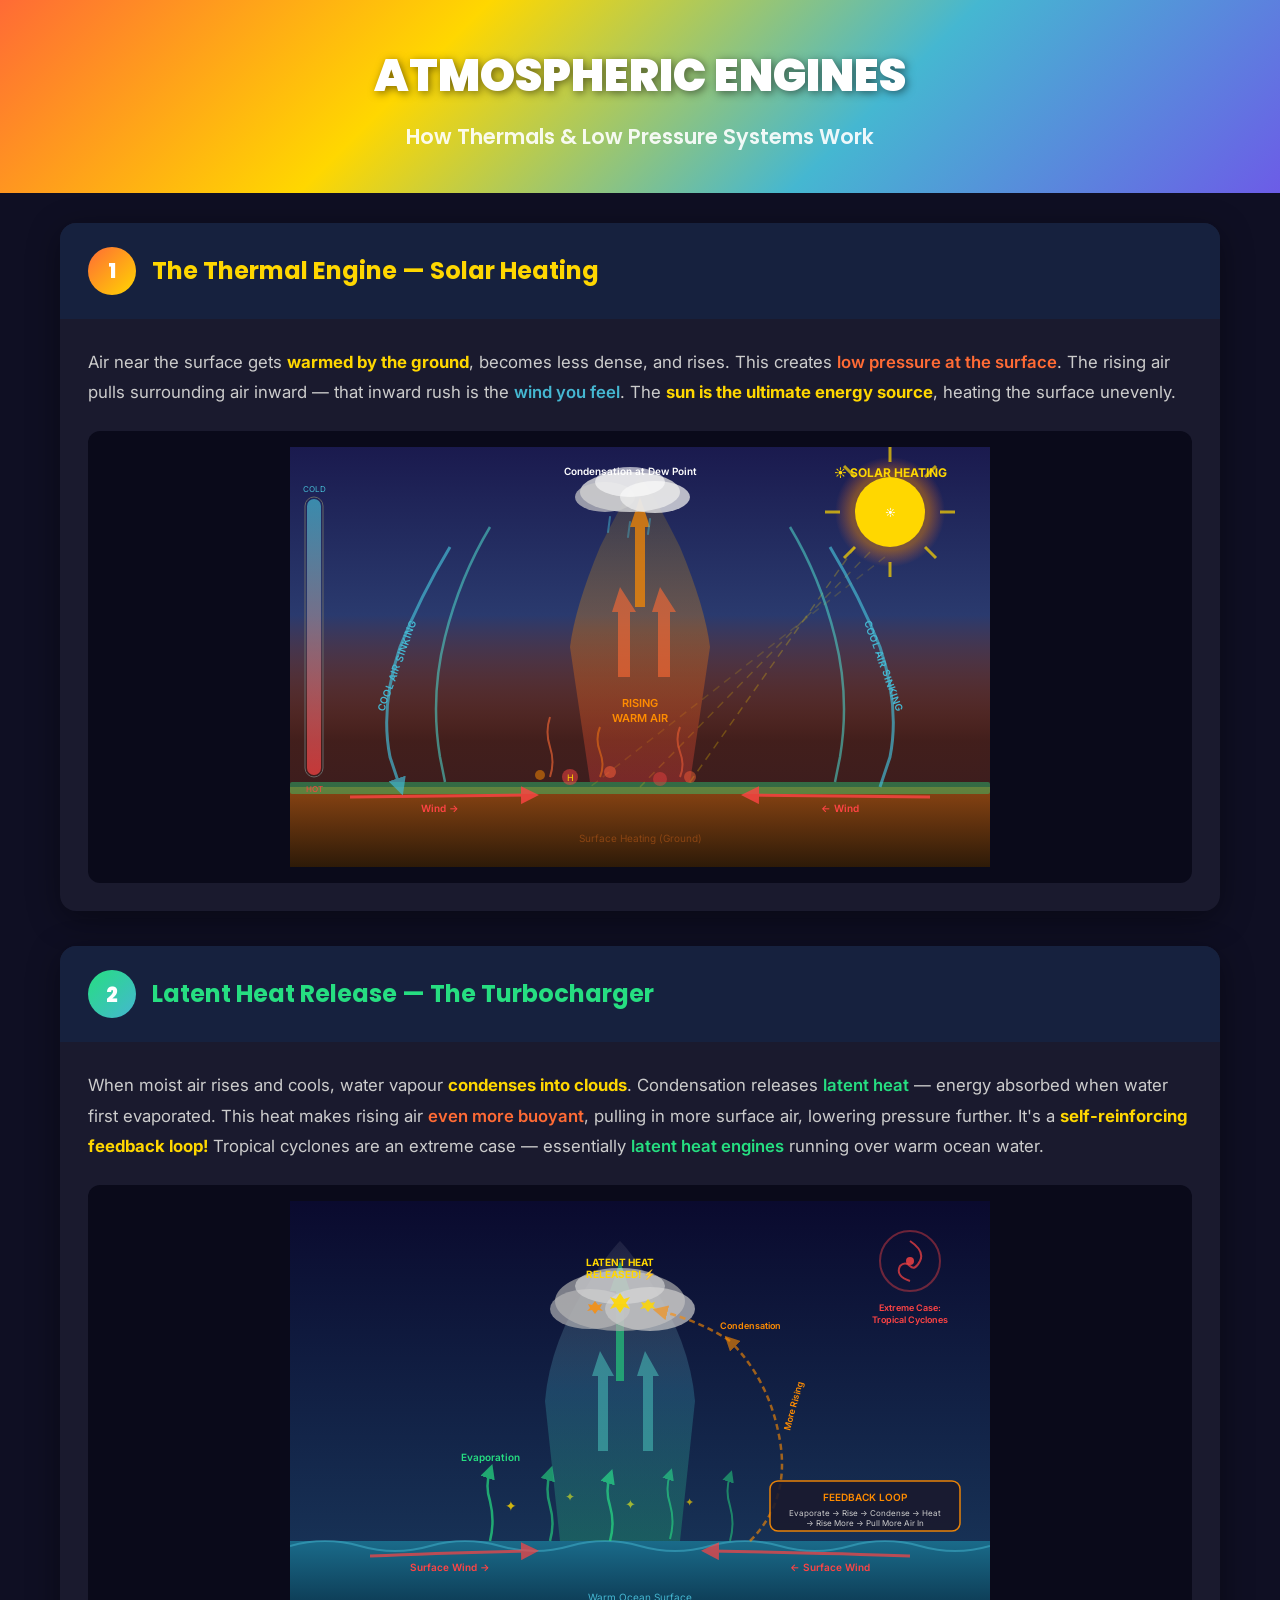
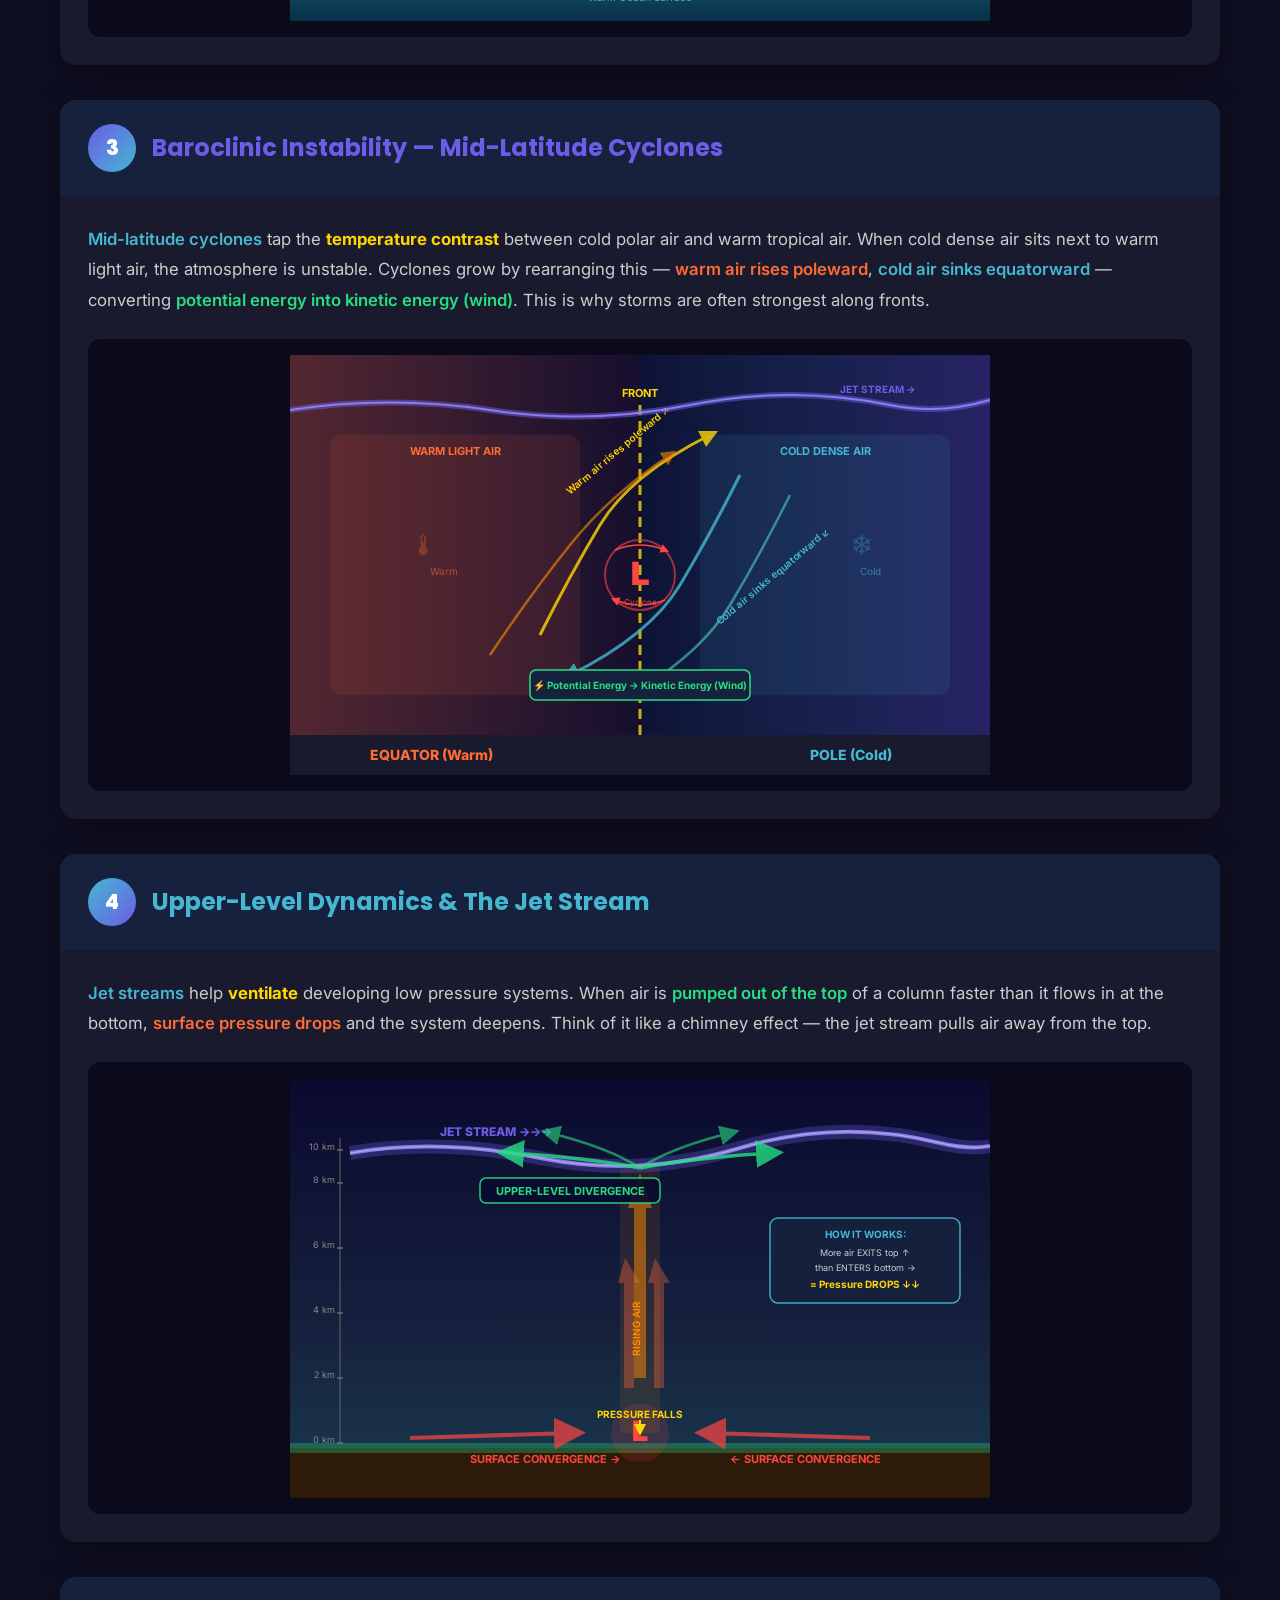
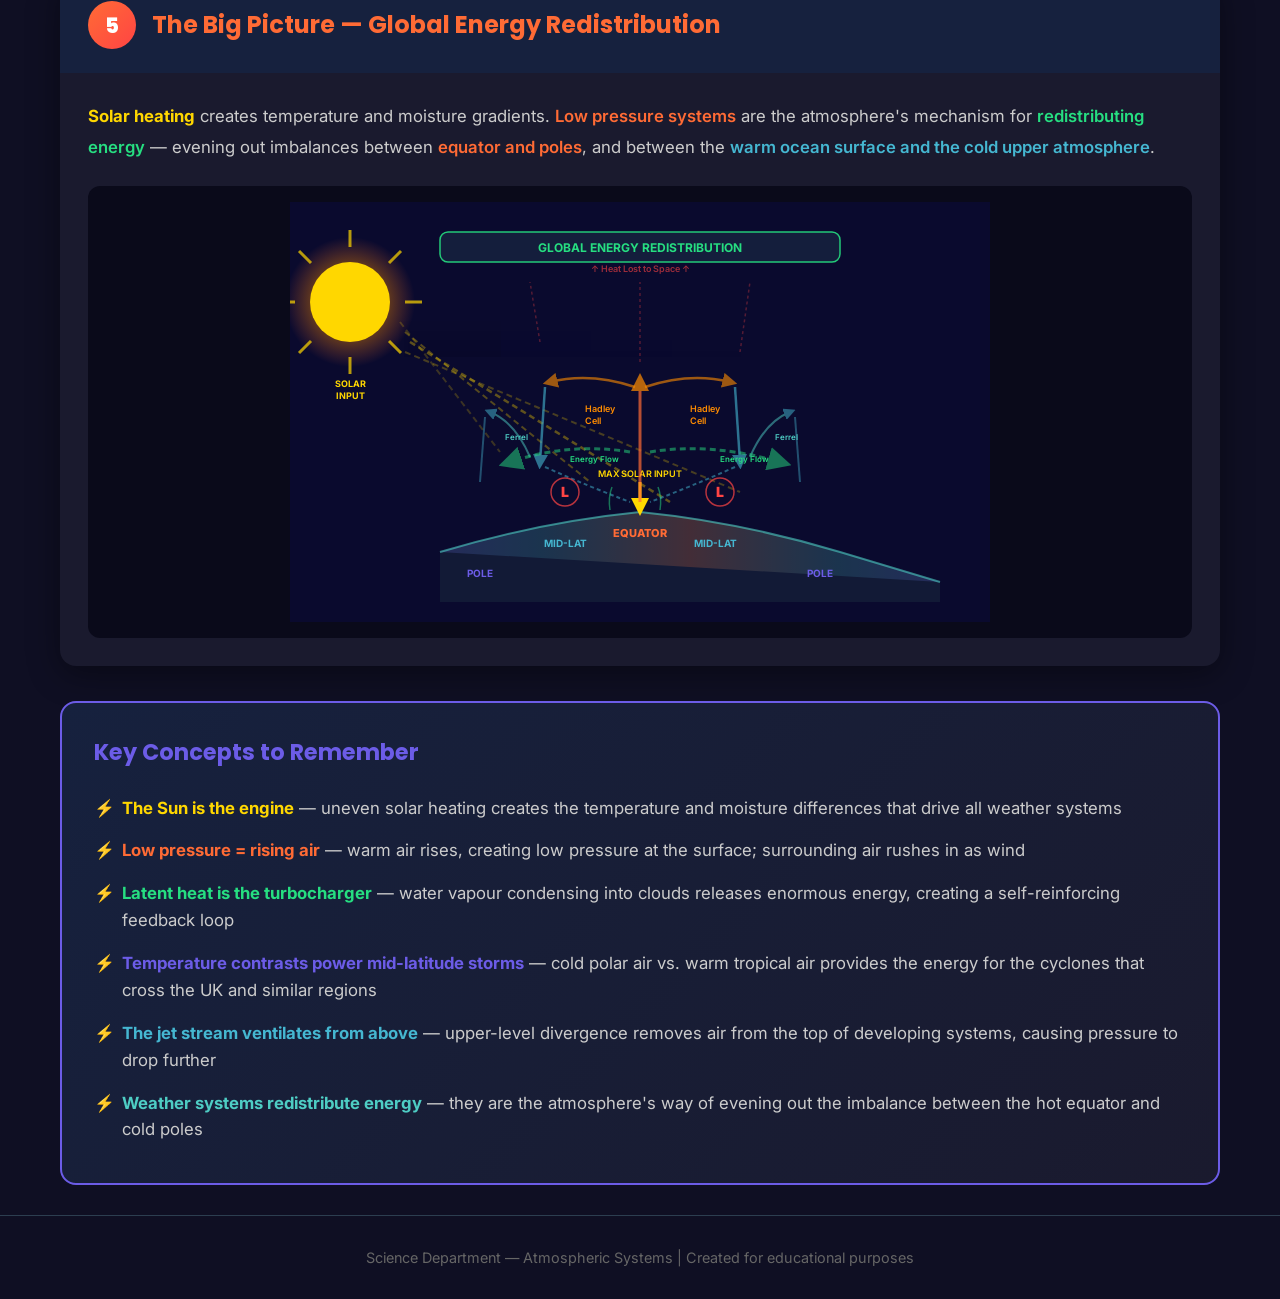
<file: atmospheric-systems-infographic.html>
<!DOCTYPE html>
<html lang="en">
<head>
<meta charset="UTF-8">
<meta name="viewport" content="width=device-width, initial-scale=1.0">
<title>Atmospheric Engines: How Weather Systems Work</title>
<style>
@import url('https://fonts.googleapis.com/css2?family=Inter:wght@400;600;700&family=Poppins:wght@600;700;800;900&display=swap');
*{margin:0;padding:0;box-sizing:border-box}
body{font-family:'Inter',sans-serif;background:#0F0F23;color:#e0e0e0;line-height:1.6}
.header{background:linear-gradient(135deg,#FF6B35,#FFD700,#45B7D1,#6C5CE7);padding:40px 20px;text-align:center}
.header h1{font-family:'Poppins',sans-serif;font-size:2.8em;font-weight:900;color:#fff;text-shadow:2px 2px 8px rgba(0,0,0,0.5);margin-bottom:8px}
.header h2{font-family:'Poppins',sans-serif;font-size:1.3em;font-weight:600;color:rgba(255,255,255,0.9)}
.container{max-width:1200px;margin:0 auto;padding:30px 20px}
.section{background:#1A1A2E;border-radius:16px;margin-bottom:35px;overflow:hidden;box-shadow:0 8px 32px rgba(0,0,0,0.4)}
.section-header{display:flex;align-items:center;gap:16px;padding:24px 28px;background:#16213E}
.badge{width:48px;height:48px;border-radius:50%;display:flex;align-items:center;justify-content:center;font-family:'Poppins',sans-serif;font-weight:800;font-size:1.3em;color:#fff;flex-shrink:0}
.badge-1{background:linear-gradient(135deg,#FF6B35,#FFD700)}
.badge-2{background:linear-gradient(135deg,#26DE81,#45B7D1)}
.badge-3{background:linear-gradient(135deg,#6C5CE7,#45B7D1)}
.badge-4{background:linear-gradient(135deg,#45B7D1,#6C5CE7)}
.badge-5{background:linear-gradient(135deg,#FF6B35,#FF4444)}
.section-header h3{font-family:'Poppins',sans-serif;font-size:1.5em;font-weight:700}
.section-body{padding:28px}
.section-text{font-size:1.05em;line-height:1.8;margin-bottom:24px;color:#ccc}
.section-text strong{color:#FFD700}
.section-text .term-warm{color:#FF6B35;font-weight:600}
.section-text .term-cool{color:#45B7D1;font-weight:600}
.section-text .term-energy{color:#26DE81;font-weight:600}
.diagram-container{background:#0a0a1a;border-radius:12px;padding:16px;display:flex;justify-content:center;overflow:hidden}
svg text{font-family:'Inter',sans-serif}
.summary-box{background:linear-gradient(135deg,#16213E,#1A1A2E);border:2px solid #6C5CE7;border-radius:16px;padding:32px;margin-top:20px}
.summary-box h3{font-family:'Poppins',sans-serif;font-size:1.4em;color:#6C5CE7;margin-bottom:16px}
.summary-box ul{list-style:none;padding:0}
.summary-box li{padding:8px 0;padding-left:28px;position:relative;font-size:1.05em;color:#ccc}
.summary-box li::before{content:'⚡';position:absolute;left:0}
.footer{text-align:center;padding:30px;color:#666;font-size:0.9em;border-top:1px solid #2C3E50}
@keyframes pulse-sun{0%,100%{opacity:0.85}50%{opacity:1}}
@keyframes float-cloud{0%,100%{transform:translateY(0)}50%{transform:translateY(-4px)}}
@keyframes wiggle{0%,100%{transform:translateX(0)}25%{transform:translateX(2px)}75%{transform:translateX(-2px)}}
.sun-glow{animation:pulse-sun 3s ease-in-out infinite}
.cloud-float{animation:float-cloud 4s ease-in-out infinite}
.heat-wiggle{animation:wiggle 1.5s ease-in-out infinite}
@media print{body{background:#fff;color:#222}.header{-webkit-print-color-adjust:exact;print-color-adjust:exact}.section{break-inside:avoid;box-shadow:none;border:1px solid #ccc}.section-header{-webkit-print-color-adjust:exact;print-color-adjust:exact}.section-text,.summary-box li{color:#333}}
</style>
</head>
<body>
<div class="header">
<h1>ATMOSPHERIC ENGINES</h1>
<h2>How Thermals &amp; Low Pressure Systems Work</h2>
</div>
<div class="container">
<!-- SECTION 1: THERMAL ENGINE -->
<div class="section">
<div class="section-header">
<div class="badge badge-1">1</div>
<h3 style="color:#FFD700">The Thermal Engine — Solar Heating</h3>
</div>
<div class="section-body">
<p class="section-text">Air near the surface gets <strong>warmed by the ground</strong>, becomes less dense, and rises. This creates <span class="term-warm">low pressure at the surface</span>. The rising air pulls surrounding air inward — that inward rush is the <span class="term-cool">wind you feel</span>. The <strong>sun is the ultimate energy source</strong>, heating the surface unevenly.</p>
<div class="diagram-container">
<svg viewBox="0 0 700 420" width="700" height="420" xmlns="http://www.w3.org/2000/svg">
<!-- Sky gradient background -->
<defs>
<linearGradient id="sky1" x1="0" y1="0" x2="0" y2="1">
<stop offset="0%" stop-color="#1a1a4e"/>
<stop offset="40%" stop-color="#2a3a6e"/>
<stop offset="70%" stop-color="#c44e20" stop-opacity="0.3"/>
<stop offset="100%" stop-color="#FF6B35" stop-opacity="0.15"/>
</linearGradient>
<linearGradient id="ground1" x1="0" y1="0" x2="0" y2="1">
<stop offset="0%" stop-color="#8B4513"/>
<stop offset="100%" stop-color="#2d1a08"/>
</linearGradient>
<radialGradient id="sunGrad" cx="0.5" cy="0.5" r="0.5">
<stop offset="0%" stop-color="#FFD700"/>
<stop offset="70%" stop-color="#FF8C00"/>
<stop offset="100%" stop-color="#FF6B35" stop-opacity="0"/>
</radialGradient>
<linearGradient id="warmCol" x1="0" y1="1" x2="0" y2="0">
<stop offset="0%" stop-color="#FF4444"/>
<stop offset="50%" stop-color="#FF8C00"/>
<stop offset="100%" stop-color="#FFD700" stop-opacity="0.3"/>
</linearGradient>
</defs>
<!-- Sky -->
<rect width="700" height="420" fill="url(#sky1)"/>
<!-- Ground -->
<rect x="0" y="340" width="700" height="80" fill="url(#ground1)"/>
<rect x="0" y="335" width="700" height="12" fill="#26DE81" opacity="0.4" rx="2"/>
<!-- Sun -->
<g class="sun-glow" transform="translate(600,65)">
<circle r="55" fill="url(#sunGrad)" opacity="0.4"/>
<circle r="35" fill="#FFD700"/>
<line x1="0" y1="-50" x2="0" y2="-65" stroke="#FFD700" stroke-width="3" opacity="0.7"/>
<line x1="35" y1="-35" x2="46" y2="-46" stroke="#FFD700" stroke-width="3" opacity="0.7"/>
<line x1="50" y1="0" x2="65" y2="0" stroke="#FFD700" stroke-width="3" opacity="0.7"/>
<line x1="35" y1="35" x2="46" y2="46" stroke="#FFD700" stroke-width="3" opacity="0.7"/>
<line x1="-35" y1="-35" x2="-46" y2="-46" stroke="#FFD700" stroke-width="3" opacity="0.7"/>
<line x1="-50" y1="0" x2="-65" y2="0" stroke="#FFD700" stroke-width="3" opacity="0.7"/>
<line x1="-35" y1="35" x2="-46" y2="46" stroke="#FFD700" stroke-width="3" opacity="0.7"/>
<line x1="0" y1="50" x2="0" y2="65" stroke="#FFD700" stroke-width="3" opacity="0.7"/>
<text y="4" text-anchor="middle" fill="#fff" font-size="10" font-weight="700">☀</text>
</g>
<!-- Sun rays hitting ground -->
<line x1="565" y1="100" x2="400" y2="335" stroke="#FFD700" stroke-width="1.5" opacity="0.25" stroke-dasharray="8,6"/>
<line x1="580" y1="105" x2="350" y2="340" stroke="#FFD700" stroke-width="1.5" opacity="0.2" stroke-dasharray="8,6"/>
<line x1="595" y1="110" x2="300" y2="340" stroke="#FFD700" stroke-width="1.5" opacity="0.15" stroke-dasharray="8,6"/>
<!-- Heat bubbles at surface -->
<g class="heat-wiggle">
<circle cx="280" cy="330" r="8" fill="#FF4444" opacity="0.5"/><text x="280" y="334" text-anchor="middle" fill="#FFD700" font-size="9">H</text>
<circle cx="320" cy="325" r="6" fill="#FF6B35" opacity="0.5"/>
<circle cx="370" cy="332" r="7" fill="#FF4444" opacity="0.4"/>
<circle cx="250" cy="328" r="5" fill="#FF8C00" opacity="0.5"/>
<circle cx="400" cy="330" r="6" fill="#FF6B35" opacity="0.45"/>
</g>
<!-- Squiggly heat lines rising from surface -->
<path d="M260 330 Q265 315 260 300 Q255 285 260 270" stroke="#FF6B35" fill="none" stroke-width="2" opacity="0.6"/>
<path d="M310 330 Q315 318 310 305 Q305 292 310 280" stroke="#FF8C00" fill="none" stroke-width="2" opacity="0.5"/>
<path d="M390 330 Q395 318 390 305 Q385 292 390 280" stroke="#FF6B35" fill="none" stroke-width="2" opacity="0.5"/>
<!-- Rising warm air column (centre) -->
<path d="M300 335 L280 200 Q285 160 310 100 Q340 40 350 30 L350 30 Q360 40 390 100 Q415 160 420 200 L400 335 Z" fill="url(#warmCol)" opacity="0.3"/>
<!-- Upward arrows in column -->
<polygon points="350,50 340,80 345,80 345,160 355,160 355,80 360,80" fill="#FF8C00" opacity="0.7"/>
<polygon points="330,140 322,165 328,165 328,230 340,230 340,165 346,165" fill="#FF6B35" opacity="0.6"/>
<polygon points="370,140 362,165 368,165 368,230 380,230 380,165 386,165" fill="#FF6B35" opacity="0.6"/>
<!-- Cloud at top (condensation) -->
<g class="cloud-float" transform="translate(340,45)">
<ellipse cx="0" cy="0" rx="50" ry="20" fill="#ddd" opacity="0.8"/>
<ellipse cx="-25" cy="5" rx="30" ry="15" fill="#ccc" opacity="0.7"/>
<ellipse cx="25" cy="5" rx="35" ry="16" fill="#eee" opacity="0.75"/>
<ellipse cx="0" cy="-10" rx="35" ry="15" fill="#fff" opacity="0.6"/>
</g>
<!-- Rain drops -->
<line x1="320" y1="70" x2="318" y2="85" stroke="#45B7D1" stroke-width="2" opacity="0.5" stroke-linecap="round"/>
<line x1="340" y1="75" x2="338" y2="90" stroke="#45B7D1" stroke-width="2" opacity="0.4" stroke-linecap="round"/>
<line x1="360" y1="72" x2="358" y2="87" stroke="#45B7D1" stroke-width="2" opacity="0.45" stroke-linecap="round"/>
<!-- Cool air sinking on LEFT side -->
<path d="M160 100 Q130 150 110 200 Q90 260 100 310 L110 340" stroke="#45B7D1" stroke-width="3" fill="none" opacity="0.7" marker-end="url(#arrowBlue)"/>
<path d="M200 80 Q170 130 155 190 Q140 250 150 310 L155 335" stroke="#4ECDC4" stroke-width="2.5" fill="none" opacity="0.6"/>
<!-- Cool air sinking on RIGHT side -->
<path d="M540 100 Q570 150 590 200 Q610 260 600 310 L590 340" stroke="#45B7D1" stroke-width="3" fill="none" opacity="0.7"/>
<path d="M500 80 Q530 130 545 190 Q560 250 550 310 L545 335" stroke="#4ECDC4" stroke-width="2.5" fill="none" opacity="0.6"/>
<!-- Inward surface arrows (wind) -->
<defs><marker id="arrowRed" viewBox="0 0 10 10" refX="5" refY="5" markerWidth="6" markerHeight="6" orient="auto"><path d="M0,0 L10,5 L0,10 Z" fill="#FF4444"/></marker>
<marker id="arrowBlue" viewBox="0 0 10 10" refX="5" refY="5" markerWidth="6" markerHeight="6" orient="auto"><path d="M0,0 L10,5 L0,10 Z" fill="#45B7D1"/></marker></defs>
<line x1="60" y1="350" x2="240" y2="348" stroke="#FF4444" stroke-width="3" marker-end="url(#arrowRed)" opacity="0.8"/>
<line x1="640" y1="350" x2="460" y2="348" stroke="#FF4444" stroke-width="3" marker-end="url(#arrowRed)" opacity="0.8"/>
<!-- Labels -->
<text x="600" y="30" fill="#FFD700" font-size="12" font-weight="700" text-anchor="middle">☀ SOLAR HEATING</text>
<text x="350" y="260" fill="#FF8C00" font-size="11" font-weight="600" text-anchor="middle">RISING</text>
<text x="350" y="275" fill="#FF8C00" font-size="11" font-weight="600" text-anchor="middle">WARM AIR</text>
<text x="340" y="28" fill="#fff" font-size="10" font-weight="600" text-anchor="middle">Condensation at Dew Point</text>
<text x="110" y="220" fill="#45B7D1" font-size="10" font-weight="600" text-anchor="middle" transform="rotate(-70,110,220)">COOL AIR SINKING</text>
<text x="590" y="220" fill="#45B7D1" font-size="10" font-weight="600" text-anchor="middle" transform="rotate(70,590,220)">COOL AIR SINKING</text>
<text x="150" y="365" fill="#FF4444" font-size="10" font-weight="600" text-anchor="middle">Wind →</text>
<text x="550" y="365" fill="#FF4444" font-size="10" font-weight="600" text-anchor="middle">← Wind</text>
<text x="350" y="395" fill="#8B4513" font-size="10" text-anchor="middle">Surface Heating (Ground)</text>
<!-- Temp scale -->
<rect x="15" y="50" width="18" height="280" rx="9" fill="none" stroke="#666" stroke-width="1"/>
<linearGradient id="tempScale" x1="0" y1="1" x2="0" y2="0"><stop offset="0%" stop-color="#FF4444"/><stop offset="100%" stop-color="#45B7D1"/></linearGradient>
<rect x="17" y="52" width="14" height="276" rx="7" fill="url(#tempScale)" opacity="0.7"/>
<text x="24" y="45" fill="#45B7D1" font-size="8" text-anchor="middle">COLD</text>
<text x="24" y="345" fill="#FF4444" font-size="8" text-anchor="middle">HOT</text>
</svg>
</div>
</div>
</div>
<!-- SECTION 2: LATENT HEAT -->
<div class="section">
<div class="section-header">
<div class="badge badge-2">2</div>
<h3 style="color:#26DE81">Latent Heat Release — The Turbocharger</h3>
</div>
<div class="section-body">
<p class="section-text">When moist air rises and cools, water vapour <strong>condenses into clouds</strong>. Condensation releases <span class="term-energy">latent heat</span> — energy absorbed when water first evaporated. This heat makes rising air <span class="term-warm">even more buoyant</span>, pulling in more surface air, lowering pressure further. It's a <strong>self-reinforcing feedback loop!</strong> Tropical cyclones are an extreme case — essentially <span class="term-energy">latent heat engines</span> running over warm ocean water.</p>
<div class="diagram-container">
<svg viewBox="0 0 700 420" width="700" height="420" xmlns="http://www.w3.org/2000/svg">
<defs>
<linearGradient id="ocean2" x1="0" y1="0" x2="0" y2="1">
<stop offset="0%" stop-color="#1a6b8a"/>
<stop offset="100%" stop-color="#0a3048"/>
</linearGradient>
<linearGradient id="sky2" x1="0" y1="0" x2="0" y2="1">
<stop offset="0%" stop-color="#0a0a2e"/>
<stop offset="100%" stop-color="#1a3a5e"/>
</linearGradient>
<linearGradient id="moistCol" x1="0" y1="1" x2="0" y2="0">
<stop offset="0%" stop-color="#26DE81"/>
<stop offset="50%" stop-color="#45B7D1"/>
<stop offset="100%" stop-color="#fff" stop-opacity="0.3"/>
</linearGradient>
<marker id="arrowGreen" viewBox="0 0 10 10" refX="5" refY="5" markerWidth="6" markerHeight="6" orient="auto"><path d="M0,0 L10,5 L0,10 Z" fill="#26DE81"/></marker>
<marker id="arrowOrange" viewBox="0 0 10 10" refX="5" refY="5" markerWidth="6" markerHeight="6" orient="auto"><path d="M0,0 L10,5 L0,10 Z" fill="#FF8C00"/></marker>
</defs>
<!-- Sky -->
<rect width="700" height="420" fill="url(#sky2)"/>
<!-- Ocean -->
<rect x="0" y="340" width="700" height="80" fill="url(#ocean2)"/>
<!-- Ocean waves -->
<path d="M0 345 Q35 335 70 345 Q105 355 140 345 Q175 335 210 345 Q245 355 280 345 Q315 335 350 345 Q385 355 420 345 Q455 335 490 345 Q525 355 560 345 Q595 335 630 345 Q665 355 700 345" stroke="#45B7D1" fill="none" stroke-width="2" opacity="0.5"/>
<!-- Evaporation arrows from ocean -->
<g>
<path d="M200 340 Q205 320 200 300 Q195 285 200 270" stroke="#26DE81" stroke-width="2.5" fill="none" opacity="0.7" marker-end="url(#arrowGreen)"/>
<path d="M260 340 Q265 322 260 305 Q255 288 260 272" stroke="#26DE81" stroke-width="2.5" fill="none" opacity="0.6" marker-end="url(#arrowGreen)"/>
<path d="M320 340 Q325 322 320 305 Q315 290 320 275" stroke="#26DE81" stroke-width="2.5" fill="none" opacity="0.7" marker-end="url(#arrowGreen)"/>
<path d="M380 338 Q385 320 380 303 Q375 288 380 273" stroke="#26DE81" stroke-width="2" fill="none" opacity="0.6" marker-end="url(#arrowGreen)"/>
<path d="M440 340 Q445 322 440 305 Q435 290 440 275" stroke="#26DE81" stroke-width="2" fill="none" opacity="0.5" marker-end="url(#arrowGreen)"/>
</g>
<!-- Yellow energy sparkles near evaporation -->
<text x="215" y="310" fill="#FFD700" font-size="14" opacity="0.8">✦</text>
<text x="275" y="300" fill="#FFD700" font-size="12" opacity="0.7">✦</text>
<text x="335" y="308" fill="#FFD700" font-size="13" opacity="0.75">✦</text>
<text x="395" y="305" fill="#FFD700" font-size="11" opacity="0.65">✦</text>
<!-- Rising moist air column -->
<path d="M270 340 L255 200 Q260 140 300 80 Q320 50 330 40 L330 40 Q340 50 360 80 Q400 140 405 200 L390 340 Z" fill="url(#moistCol)" opacity="0.25"/>
<!-- Upward arrows in moist column -->
<polygon points="330,60 320,90 326,90 326,180 334,180 334,90 340,90" fill="#26DE81" opacity="0.6"/>
<polygon points="310,150 302,175 308,175 308,250 318,250 318,175 324,175" fill="#4ECDC4" opacity="0.5"/>
<polygon points="355,150 347,175 353,175 353,250 363,250 363,175 369,175" fill="#4ECDC4" opacity="0.5"/>
<!-- CLOUD with latent heat release -->
<g class="cloud-float" transform="translate(330,100)">
<ellipse cx="0" cy="0" rx="65" ry="30" fill="#aaa" opacity="0.7"/>
<ellipse cx="-30" cy="8" rx="40" ry="20" fill="#bbb" opacity="0.65"/>
<ellipse cx="30" cy="8" rx="45" ry="22" fill="#ccc" opacity="0.7"/>
<ellipse cx="0" cy="-15" rx="45" ry="18" fill="#ddd" opacity="0.6"/>
<!-- Latent heat bursts inside cloud -->
<polygon points="0,-8 4,-2 10,-4 6,2 10,8 4,6 0,12 -4,6 -10,8 -6,2 -10,-4 -4,-2" fill="#FFD700" opacity="0.9"/>
<polygon points="-25,0 -22,4 -18,3 -20,7 -17,10 -22,9 -25,13 -28,9 -33,10 -30,7 -32,3 -28,4" fill="#FF8C00" opacity="0.8"/>
<polygon points="28,-2 31,2 35,1 33,5 36,8 31,7 28,11 25,7 20,8 23,5 21,1 25,2" fill="#FFD700" opacity="0.85"/>
</g>
<text x="330" y="65" fill="#FFD700" font-size="10" font-weight="700" text-anchor="middle">LATENT HEAT</text>
<text x="330" y="77" fill="#FFD700" font-size="10" font-weight="700" text-anchor="middle">RELEASED! ⚡</text>
<!-- Feedback loop arrows (circular) -->
<path d="M460 340 Q500 300 490 240 Q480 180 440 140" stroke="#FF8C00" stroke-width="2.5" fill="none" opacity="0.6" stroke-dasharray="6,4" marker-end="url(#arrowOrange)"/>
<path d="M440 140 Q410 120 370 110" stroke="#FF8C00" stroke-width="2.5" fill="none" opacity="0.6" stroke-dasharray="6,4" marker-end="url(#arrowOrange)"/>
<text x="500" y="230" fill="#FF8C00" font-size="9" font-weight="600" transform="rotate(-75,500,230)">More Rising</text>
<text x="430" y="128" fill="#FF8C00" font-size="9" font-weight="600">Condensation</text>
<!-- Surface inflow arrows (wind rushing in) -->
<path d="M80 355 Q150 352 240 350" stroke="#FF4444" stroke-width="3" fill="none" opacity="0.7" marker-end="url(#arrowRed)"/>
<path d="M620 355 Q540 352 420 350" stroke="#FF4444" stroke-width="3" fill="none" opacity="0.7" marker-end="url(#arrowRed)"/>
<!-- Feedback loop labels -->
<rect x="480" y="280" width="190" height="50" rx="8" fill="#1A1A2E" stroke="#FF8C00" stroke-width="1.5" opacity="0.9"/>
<text x="575" y="300" fill="#FF8C00" font-size="10" font-weight="600" text-anchor="middle">FEEDBACK LOOP</text>
<text x="575" y="315" fill="#ccc" font-size="8" text-anchor="middle">Evaporate → Rise → Condense → Heat</text>
<text x="575" y="325" fill="#ccc" font-size="8" text-anchor="middle">→ Rise More → Pull More Air In</text>
<!-- Hurricane icon -->
<g transform="translate(620,60)">
<circle r="30" fill="none" stroke="#FF4444" stroke-width="2" opacity="0.4"/>
<path d="M0,-20 Q15,-10 10,0 Q5,10 0,5 Q-5,0 -10,5 Q-15,15 0,20" stroke="#FF4444" stroke-width="2" fill="none" opacity="0.7"/>
<circle r="4" fill="#FF4444" opacity="0.8"/>
<text x="0" y="50" fill="#FF4444" font-size="9" font-weight="600" text-anchor="middle">Extreme Case:</text>
<text x="0" y="62" fill="#FF4444" font-size="9" font-weight="600" text-anchor="middle">Tropical Cyclones</text>
</g>
<!-- Labels -->
<text x="200" y="260" fill="#26DE81" font-size="10" font-weight="600" text-anchor="middle">Evaporation</text>
<text x="120" y="370" fill="#FF4444" font-size="10" font-weight="600">Surface Wind →</text>
<text x="500" y="370" fill="#FF4444" font-size="10" font-weight="600">← Surface Wind</text>
<text x="350" y="400" fill="#45B7D1" font-size="10" text-anchor="middle">Warm Ocean Surface</text>
</svg>
</div>
</div>
</div>
<!-- SECTION 3: BAROCLINIC INSTABILITY -->
<div class="section">
<div class="section-header">
<div class="badge badge-3">3</div>
<h3 style="color:#6C5CE7">Baroclinic Instability — Mid-Latitude Cyclones</h3>
</div>
<div class="section-body">
<p class="section-text"><span class="term-cool">Mid-latitude cyclones</span> tap the <strong>temperature contrast</strong> between cold polar air and warm tropical air. When cold dense air sits next to warm light air, the atmosphere is unstable. Cyclones grow by rearranging this — <span class="term-warm">warm air rises poleward</span>, <span class="term-cool">cold air sinks equatorward</span> — converting <span class="term-energy">potential energy into kinetic energy (wind)</span>. This is why storms are often strongest along fronts.</p>
<div class="diagram-container">
<svg viewBox="0 0 700 420" width="700" height="420" xmlns="http://www.w3.org/2000/svg">
<defs>
<linearGradient id="warmSide" x1="0" y1="0" x2="1" y2="0">
<stop offset="0%" stop-color="#FF6B35" stop-opacity="0.3"/>
<stop offset="100%" stop-color="#FF6B35" stop-opacity="0.05"/>
</linearGradient>
<linearGradient id="coldSide" x1="0" y1="0" x2="1" y2="0">
<stop offset="0%" stop-color="#45B7D1" stop-opacity="0.05"/>
<stop offset="100%" stop-color="#6C5CE7" stop-opacity="0.3"/>
</linearGradient>
<marker id="arrowYellow" viewBox="0 0 10 10" refX="5" refY="5" markerWidth="6" markerHeight="6" orient="auto"><path d="M0,0 L10,5 L0,10 Z" fill="#FFD700"/></marker>
<marker id="arrowCyan" viewBox="0 0 10 10" refX="5" refY="5" markerWidth="6" markerHeight="6" orient="auto"><path d="M0,0 L10,5 L0,10 Z" fill="#45B7D1"/></marker>
<marker id="arrowPurple" viewBox="0 0 10 10" refX="5" refY="5" markerWidth="6" markerHeight="6" orient="auto"><path d="M0,0 L10,5 L0,10 Z" fill="#6C5CE7"/></marker>
</defs>
<!-- Background halves -->
<rect width="700" height="420" fill="#0a0a2e"/>
<rect x="0" y="0" width="350" height="380" fill="url(#warmSide)"/>
<rect x="350" y="0" width="350" height="380" fill="url(#coldSide)"/>
<!-- Ground -->
<rect x="0" y="380" width="700" height="40" fill="#1a1a2e"/>
<!-- Equator / Pole labels -->
<text x="80" y="405" fill="#FF6B35" font-size="14" font-weight="800">EQUATOR (Warm)</text>
<text x="520" y="405" fill="#45B7D1" font-size="14" font-weight="800">POLE (Cold)</text>
<!-- Warm air mass -->
<rect x="40" y="80" width="250" height="260" rx="12" fill="#FF6B35" opacity="0.1" stroke="#FF6B35" stroke-width="1" stroke-dasharray="4,4"/>
<text x="165" y="100" fill="#FF6B35" font-size="11" font-weight="700" text-anchor="middle">WARM LIGHT AIR</text>
<!-- Cold air mass -->
<rect x="410" y="80" width="250" height="260" rx="12" fill="#45B7D1" opacity="0.1" stroke="#45B7D1" stroke-width="1" stroke-dasharray="4,4"/>
<text x="535" y="100" fill="#45B7D1" font-size="11" font-weight="700" text-anchor="middle">COLD DENSE AIR</text>
<!-- Frontal boundary -->
<line x1="350" y1="50" x2="350" y2="380" stroke="#FFD700" stroke-width="3" stroke-dasharray="10,6" opacity="0.8"/>
<text x="350" y="42" fill="#FFD700" font-size="11" font-weight="700" text-anchor="middle">FRONT</text>
<!-- Warm air rising poleward (up and right) -->
<path d="M250 280 Q280 220 310 170 Q340 120 420 80" stroke="#FFD700" stroke-width="3" fill="none" opacity="0.8" marker-end="url(#arrowYellow)"/>
<path d="M200 300 Q240 240 280 190 Q320 140 380 100" stroke="#FF8C00" stroke-width="2.5" fill="none" opacity="0.6" marker-end="url(#arrowOrange)"/>
<text x="280" y="140" fill="#FFD700" font-size="10" font-weight="600" transform="rotate(-40,280,140)">Warm air rises poleward ↗</text>
<!-- Cold air sinking equatorward (down and left) -->
<path d="M450 120 Q420 180 390 230 Q360 280 280 320" stroke="#45B7D1" stroke-width="3" fill="none" opacity="0.8" marker-end="url(#arrowCyan)"/>
<path d="M500 140 Q470 200 440 250 Q410 300 340 340" stroke="#4ECDC4" stroke-width="2.5" fill="none" opacity="0.6" marker-end="url(#arrowCyan)"/>
<text x="430" y="270" fill="#45B7D1" font-size="10" font-weight="600" transform="rotate(-40,430,270)">Cold air sinks equatorward ↙</text>
<!-- Developing cyclone L -->
<circle cx="350" cy="220" r="35" fill="none" stroke="#FF4444" stroke-width="2" opacity="0.6"/>
<text x="350" y="230" fill="#FF4444" font-size="32" font-weight="900" text-anchor="middle">L</text>
<text x="350" y="250" fill="#FF4444" font-size="8" text-anchor="middle">Cyclone</text>
<!-- Spinning arrows around L -->
<path d="M325 195 Q350 185 375 195" stroke="#FF4444" stroke-width="1.5" fill="none" marker-end="url(#arrowRed)"/>
<path d="M375 245 Q350 255 325 245" stroke="#FF4444" stroke-width="1.5" fill="none" marker-end="url(#arrowRed)"/>
<!-- Energy conversion arrows -->
<g transform="translate(350,330)">
<rect x="-110" y="-15" width="220" height="30" rx="6" fill="#16213E" stroke="#26DE81" stroke-width="1.5"/>
<text x="0" y="4" fill="#26DE81" font-size="10" font-weight="700" text-anchor="middle">⚡ Potential Energy → Kinetic Energy (Wind)</text>
</g>
<!-- Jet stream at top -->
<path d="M0 55 Q100 40 200 55 Q300 70 400 50 Q500 30 600 50 Q650 60 700 45" stroke="#6C5CE7" stroke-width="6" fill="none" opacity="0.5"/>
<path d="M0 55 Q100 40 200 55 Q300 70 400 50 Q500 30 600 50 Q650 60 700 45" stroke="#9B8FFF" stroke-width="2" fill="none" opacity="0.8"/>
<text x="550" y="38" fill="#6C5CE7" font-size="10" font-weight="700">JET STREAM →</text>
<!-- Temperature indicators -->
<text x="120" y="200" fill="#FF6B35" font-size="28" opacity="0.3">🌡</text>
<text x="140" y="220" fill="#FF6B35" font-size="10" opacity="0.6">Warm</text>
<text x="560" y="200" fill="#45B7D1" font-size="28" opacity="0.3">❄</text>
<text x="570" y="220" fill="#45B7D1" font-size="10" opacity="0.6">Cold</text>
</svg>
</div>
</div>
</div>
<!-- SECTION 4: UPPER-LEVEL DYNAMICS -->
<div class="section">
<div class="section-header">
<div class="badge badge-4">4</div>
<h3 style="color:#45B7D1">Upper-Level Dynamics &amp; The Jet Stream</h3>
</div>
<div class="section-body">
<p class="section-text"><span class="term-cool">Jet streams</span> help <strong>ventilate</strong> developing low pressure systems. When air is <span class="term-energy">pumped out of the top</span> of a column faster than it flows in at the bottom, <span class="term-warm">surface pressure drops</span> and the system deepens. Think of it like a chimney effect — the jet stream pulls air away from the top.</p>
<div class="diagram-container">
<svg viewBox="0 0 700 420" width="700" height="420" xmlns="http://www.w3.org/2000/svg">
<defs>
<linearGradient id="sky4" x1="0" y1="0" x2="0" y2="1">
<stop offset="0%" stop-color="#0a0a2e"/>
<stop offset="60%" stop-color="#16213E"/>
<stop offset="100%" stop-color="#1a3a4e"/>
</linearGradient>
<marker id="arrowGreenBig" viewBox="0 0 10 10" refX="5" refY="5" markerWidth="8" markerHeight="8" orient="auto"><path d="M0,0 L10,5 L0,10 Z" fill="#26DE81"/></marker>
<marker id="arrowRedBig" viewBox="0 0 10 10" refX="5" refY="5" markerWidth="8" markerHeight="8" orient="auto"><path d="M0,0 L10,5 L0,10 Z" fill="#FF4444"/></marker>
</defs>
<rect width="700" height="420" fill="url(#sky4)"/>
<!-- Ground -->
<rect x="0" y="370" width="700" height="50" fill="#2d1a08"/>
<rect x="0" y="365" width="700" height="10" fill="#26DE81" opacity="0.3"/>
<!-- Altitude scale on left -->
<line x1="50" y1="60" x2="50" y2="365" stroke="#666" stroke-width="1"/>
<text x="45" y="365" fill="#888" font-size="9" text-anchor="end">0 km</text>
<text x="45" y="300" fill="#888" font-size="9" text-anchor="end">2 km</text>
<text x="45" y="235" fill="#888" font-size="9" text-anchor="end">4 km</text>
<text x="45" y="170" fill="#888" font-size="9" text-anchor="end">6 km</text>
<text x="45" y="105" fill="#888" font-size="9" text-anchor="end">8 km</text>
<text x="45" y="72" fill="#888" font-size="9" text-anchor="end">10 km</text>
<line x1="47" y1="365" x2="53" y2="365" stroke="#888" stroke-width="1"/>
<line x1="47" y1="300" x2="53" y2="300" stroke="#888" stroke-width="1"/>
<line x1="47" y1="235" x2="53" y2="235" stroke="#888" stroke-width="1"/>
<line x1="47" y1="170" x2="53" y2="170" stroke="#888" stroke-width="1"/>
<line x1="47" y1="105" x2="53" y2="105" stroke="#888" stroke-width="1"/>
<line x1="47" y1="72" x2="53" y2="72" stroke="#888" stroke-width="1"/>
<!-- Low pressure L at surface -->
<circle cx="350" cy="355" r="28" fill="#FF4444" opacity="0.15" stroke="#FF4444" stroke-width="2"/>
<text x="350" y="363" fill="#FF4444" font-size="28" font-weight="900" text-anchor="middle">L</text>
<!-- Surface convergence arrows (red, coming inward) -->
<path d="M120 360 Q180 358 280 355" stroke="#FF4444" stroke-width="4" fill="none" opacity="0.7" marker-end="url(#arrowRedBig)"/>
<path d="M580 360 Q520 358 420 355" stroke="#FF4444" stroke-width="4" fill="none" opacity="0.7" marker-end="url(#arrowRedBig)"/>
<text x="180" y="385" fill="#FF4444" font-size="11" font-weight="700">SURFACE CONVERGENCE →</text>
<text x="440" y="385" fill="#FF4444" font-size="11" font-weight="700">← SURFACE CONVERGENCE</text>
<!-- Rising air column -->
<rect x="330" y="90" width="40" height="265" rx="4" fill="#FF8C00" opacity="0.1"/>
<polygon points="350,95 338,130 344,130 344,300 356,300 356,130 362,130" fill="#FF8C00" opacity="0.5"/>
<polygon points="335,180 328,205 334,205 334,310 344,310 344,205 350,205" fill="#FF6B35" opacity="0.35"/>
<polygon points="365,180 358,205 364,205 364,310 374,310 374,205 380,205" fill="#FF6B35" opacity="0.35"/>
<text x="350" y="250" fill="#FF8C00" font-size="10" font-weight="600" text-anchor="middle" transform="rotate(-90,350,250)">RISING AIR</text>
<!-- JET STREAM at ~10km -->
<path d="M60 75 Q150 60 250 80 Q350 100 450 70 Q550 40 650 65 Q680 72 700 68" stroke="#6C5CE7" stroke-width="14" fill="none" opacity="0.3"/>
<path d="M60 75 Q150 60 250 80 Q350 100 450 70 Q550 40 650 65 Q680 72 700 68" stroke="#9B8FFF" stroke-width="4" fill="none" opacity="0.8"/>
<path d="M60 75 Q150 60 250 80 Q350 100 450 70 Q550 40 650 65 Q680 72 700 68" stroke="#fff" stroke-width="1" fill="none" opacity="0.4"/>
<!-- Jet stream direction arrows -->
<text x="150" y="58" fill="#6C5CE7" font-size="12" font-weight="800">JET STREAM →→→</text>
<!-- Upper-level DIVERGENCE arrows (green, spreading outward from top of column) -->
<path d="M350 90 Q300 80 220 75" stroke="#26DE81" stroke-width="3.5" fill="none" opacity="0.8" marker-end="url(#arrowGreenBig)"/>
<path d="M350 90 Q400 80 480 75" stroke="#26DE81" stroke-width="3.5" fill="none" opacity="0.8" marker-end="url(#arrowGreenBig)"/>
<path d="M350 90 Q320 70 260 55" stroke="#26DE81" stroke-width="2.5" fill="none" opacity="0.6" marker-end="url(#arrowGreenBig)"/>
<path d="M350 90 Q380 70 440 55" stroke="#26DE81" stroke-width="2.5" fill="none" opacity="0.6" marker-end="url(#arrowGreenBig)"/>
<!-- Divergence label -->
<rect x="190" y="100" width="180" height="25" rx="6" fill="#0a0a2e" stroke="#26DE81" stroke-width="1.5" opacity="0.9"/>
<text x="280" y="117" fill="#26DE81" font-size="11" font-weight="700" text-anchor="middle">UPPER-LEVEL DIVERGENCE</text>
<!-- Explanation box -->
<rect x="480" y="140" width="190" height="85" rx="8" fill="#16213E" stroke="#45B7D1" stroke-width="1.5" opacity="0.9"/>
<text x="575" y="160" fill="#45B7D1" font-size="10" font-weight="700" text-anchor="middle">HOW IT WORKS:</text>
<text x="575" y="178" fill="#ccc" font-size="9" text-anchor="middle">More air EXITS top ↑</text>
<text x="575" y="193" fill="#ccc" font-size="9" text-anchor="middle">than ENTERS bottom →</text>
<text x="575" y="210" fill="#FFD700" font-size="10" font-weight="700" text-anchor="middle">= Pressure DROPS ↓↓</text>
<!-- Pressure falls annotation -->
<text x="350" y="340" fill="#FFD700" font-size="10" font-weight="700" text-anchor="middle">PRESSURE FALLS</text>
<path d="M350 342 L350 352" stroke="#FFD700" stroke-width="2" marker-end="url(#arrowYellow)"/>
</svg>
</div>
</div>
</div>
<!-- SECTION 5: BIG PICTURE -->
<div class="section">
<div class="section-header">
<div class="badge badge-5">5</div>
<h3 style="color:#FF6B35">The Big Picture — Global Energy Redistribution</h3>
</div>
<div class="section-body">
<p class="section-text"><strong>Solar heating</strong> creates temperature and moisture gradients. <span class="term-warm">Low pressure systems</span> are the atmosphere's mechanism for <span class="term-energy">redistributing energy</span> — evening out imbalances between <span class="term-warm">equator and poles</span>, and between the <span class="term-cool">warm ocean surface and the cold upper atmosphere</span>.</p>
<div class="diagram-container">
<svg viewBox="0 0 700 420" width="700" height="420" xmlns="http://www.w3.org/2000/svg">
<defs>
<radialGradient id="sunBig" cx="0.5" cy="0.5" r="0.5">
<stop offset="0%" stop-color="#FFD700"/>
<stop offset="60%" stop-color="#FF8C00"/>
<stop offset="100%" stop-color="#FF6B35" stop-opacity="0"/>
</radialGradient>
<linearGradient id="earthSurf" x1="0" y1="0" x2="1" y2="0">
<stop offset="0%" stop-color="#6C5CE7" stop-opacity="0.4"/>
<stop offset="20%" stop-color="#45B7D1" stop-opacity="0.3"/>
<stop offset="50%" stop-color="#FF6B35" stop-opacity="0.4"/>
<stop offset="80%" stop-color="#45B7D1" stop-opacity="0.3"/>
<stop offset="100%" stop-color="#6C5CE7" stop-opacity="0.4"/>
</linearGradient>
</defs>
<rect width="700" height="420" fill="#0a0a2e"/>
<!-- Sun on left -->
<g class="sun-glow" transform="translate(60,100)">
<circle r="65" fill="url(#sunBig)" opacity="0.35"/>
<circle r="40" fill="#FFD700"/>
<line x1="0" y1="-55" x2="0" y2="-72" stroke="#FFD700" stroke-width="3" opacity="0.7"/>
<line x1="39" y1="-39" x2="51" y2="-51" stroke="#FFD700" stroke-width="3" opacity="0.7"/>
<line x1="55" y1="0" x2="72" y2="0" stroke="#FFD700" stroke-width="3" opacity="0.7"/>
<line x1="39" y1="39" x2="51" y2="51" stroke="#FFD700" stroke-width="3" opacity="0.7"/>
<line x1="-39" y1="-39" x2="-51" y2="-51" stroke="#FFD700" stroke-width="3" opacity="0.7"/>
<line x1="-55" y1="0" x2="-72" y2="0" stroke="#FFD700" stroke-width="3" opacity="0.7"/>
<line x1="-39" y1="39" x2="-51" y2="51" stroke="#FFD700" stroke-width="3" opacity="0.7"/>
<line x1="0" y1="55" x2="0" y2="72" stroke="#FFD700" stroke-width="3" opacity="0.7"/>
</g>
<!-- Sun rays toward earth -->
<line x1="110" y1="120" x2="210" y2="250" stroke="#FFD700" stroke-width="2" opacity="0.2" stroke-dasharray="6,4"/>
<line x1="115" y1="130" x2="300" y2="280" stroke="#FFD700" stroke-width="2" opacity="0.3" stroke-dasharray="6,4"/>
<line x1="120" y1="140" x2="380" y2="300" stroke="#FFD700" stroke-width="2.5" opacity="0.35" stroke-dasharray="6,4"/>
<line x1="115" y1="150" x2="450" y2="290" stroke="#FFD700" stroke-width="2" opacity="0.25" stroke-dasharray="6,4"/>
<text x="60" y="185" fill="#FFD700" font-size="9" font-weight="700" text-anchor="middle">SOLAR</text>
<text x="60" y="197" fill="#FFD700" font-size="9" font-weight="700" text-anchor="middle">INPUT</text>
<!-- Curved Earth surface -->
<path d="M150 350 Q250 320 350 310 Q450 320 550 350 Q600 365 650 380" stroke="none" fill="url(#earthSurf)"/>
<path d="M150 350 Q250 320 350 310 Q450 320 550 350 Q600 365 650 380 L650 400 L150 400 Z" fill="#1a2a3e" opacity="0.5"/>
<path d="M150 350 Q250 320 350 310 Q450 320 550 350 Q600 365 650 380" stroke="#4ECDC4" stroke-width="2" fill="none" opacity="0.6"/>
<!-- Zone labels on surface -->
<text x="190" y="375" fill="#6C5CE7" font-size="10" font-weight="700" text-anchor="middle">POLE</text>
<text x="275" y="345" fill="#45B7D1" font-size="10" font-weight="700" text-anchor="middle">MID-LAT</text>
<text x="350" y="335" fill="#FF6B35" font-size="11" font-weight="800" text-anchor="middle">EQUATOR</text>
<text x="425" y="345" fill="#45B7D1" font-size="10" font-weight="700" text-anchor="middle">MID-LAT</text>
<text x="530" y="375" fill="#6C5CE7" font-size="10" font-weight="700" text-anchor="middle">POLE</text>
<!-- Solar input max arrow -->
<path d="M350 280 L350 305" stroke="#FFD700" stroke-width="3" marker-end="url(#arrowYellow)"/>
<text x="350" y="275" fill="#FFD700" font-size="9" font-weight="600" text-anchor="middle">MAX SOLAR INPUT</text>
<!-- HADLEY CELL (equator region) -->
<!-- Rising at equator -->
<path d="M350 300 L350 180" stroke="#FF6B35" stroke-width="3" fill="none" opacity="0.7" marker-end="url(#arrowOrange)"/>
<!-- Poleward aloft (right) -->
<path d="M355 185 Q400 170 440 180" stroke="#FF8C00" stroke-width="2.5" fill="none" opacity="0.6" marker-end="url(#arrowOrange)"/>
<!-- Sinking at ~30 -->
<path d="M445 185 L450 260" stroke="#45B7D1" stroke-width="2.5" fill="none" opacity="0.6" marker-end="url(#arrowCyan)"/>
<!-- Return flow -->
<path d="M445 265 Q400 285 360 300" stroke="#45B7D1" stroke-width="2" fill="none" opacity="0.5" stroke-dasharray="4,3"/>
<!-- Poleward aloft (left) -->
<path d="M345 185 Q300 170 260 180" stroke="#FF8C00" stroke-width="2.5" fill="none" opacity="0.6" marker-end="url(#arrowOrange)"/>
<!-- Sinking at ~30 left -->
<path d="M255 185 L250 260" stroke="#45B7D1" stroke-width="2.5" fill="none" opacity="0.6" marker-end="url(#arrowCyan)"/>
<!-- Return flow left -->
<path d="M255 265 Q300 285 340 300" stroke="#45B7D1" stroke-width="2" fill="none" opacity="0.5" stroke-dasharray="4,3"/>
<!-- Hadley cell label -->
<text x="400" y="210" fill="#FF8C00" font-size="9" font-weight="600">Hadley</text>
<text x="400" y="222" fill="#FF8C00" font-size="9" font-weight="600">Cell</text>
<text x="295" y="210" fill="#FF8C00" font-size="9" font-weight="600">Hadley</text>
<text x="295" y="222" fill="#FF8C00" font-size="9" font-weight="600">Cell</text>
<!-- FERREL CELL (mid-lat right) -->
<path d="M460 255 Q475 220 500 210" stroke="#4ECDC4" stroke-width="2" fill="none" opacity="0.5" marker-end="url(#arrowCyan)"/>
<path d="M505 215 L510 280" stroke="#45B7D1" stroke-width="2" fill="none" opacity="0.4"/>
<text x="485" y="238" fill="#4ECDC4" font-size="8" font-weight="600">Ferrel</text>
<!-- FERREL CELL (mid-lat left) -->
<path d="M240 255 Q225 220 200 210" stroke="#4ECDC4" stroke-width="2" fill="none" opacity="0.5" marker-end="url(#arrowCyan)"/>
<path d="M195 215 L190 280" stroke="#45B7D1" stroke-width="2" fill="none" opacity="0.4"/>
<text x="215" y="238" fill="#4ECDC4" font-size="8" font-weight="600">Ferrel</text>
<!-- Low pressure systems at mid-latitudes -->
<g transform="translate(275,290)">
<circle r="14" fill="none" stroke="#FF4444" stroke-width="1.5" opacity="0.7"/>
<text x="0" y="5" fill="#FF4444" font-size="14" font-weight="900" text-anchor="middle">L</text>
</g>
<g transform="translate(430,290)">
<circle r="14" fill="none" stroke="#FF4444" stroke-width="1.5" opacity="0.7"/>
<text x="0" y="5" fill="#FF4444" font-size="14" font-weight="900" text-anchor="middle">L</text>
</g>
<!-- Energy flow arrows equator to poles -->
<path d="M340 250 Q280 240 220 260" stroke="#26DE81" stroke-width="3" fill="none" opacity="0.5" marker-end="url(#arrowGreenBig)" stroke-dasharray="6,4"/>
<path d="M360 250 Q420 240 490 260" stroke="#26DE81" stroke-width="3" fill="none" opacity="0.5" marker-end="url(#arrowGreenBig)" stroke-dasharray="6,4"/>
<text x="280" y="260" fill="#26DE81" font-size="8" font-weight="600">Energy Flow</text>
<text x="430" y="260" fill="#26DE81" font-size="8" font-weight="600">Energy Flow</text>
<!-- Evaporation from ocean -->
<path d="M320 308 Q318 295 322 285" stroke="#26DE81" stroke-width="1.5" fill="none" opacity="0.5"/>
<path d="M370 308 Q372 295 368 285" stroke="#26DE81" stroke-width="1.5" fill="none" opacity="0.5"/>
<!-- Heat radiated to space (top) -->
<line x1="250" y1="140" x2="240" y2="80" stroke="#FF4444" stroke-width="1.5" opacity="0.3" stroke-dasharray="3,3"/>
<line x1="350" y1="160" x2="350" y2="80" stroke="#FF4444" stroke-width="1.5" opacity="0.3" stroke-dasharray="3,3"/>
<line x1="450" y1="150" x2="460" y2="80" stroke="#FF4444" stroke-width="1.5" opacity="0.3" stroke-dasharray="3,3"/>
<text x="350" y="70" fill="#FF4444" font-size="9" font-weight="600" text-anchor="middle" opacity="0.6">↑ Heat Lost to Space ↑</text>
<!-- Top banner -->
<rect x="150" y="30" width="400" height="30" rx="8" fill="#16213E" stroke="#26DE81" stroke-width="1.5" opacity="0.9"/>
<text x="350" y="50" fill="#26DE81" font-size="12" font-weight="700" text-anchor="middle">GLOBAL ENERGY REDISTRIBUTION</text>
</svg>
</div>
</div>
</div>
<!-- KEY CONCEPTS SUMMARY -->
<div class="summary-box">
<h3>Key Concepts to Remember</h3>
<ul>
<li><strong style="color:#FFD700">The Sun is the engine</strong> — uneven solar heating creates the temperature and moisture differences that drive all weather systems</li>
<li><strong style="color:#FF6B35">Low pressure = rising air</strong> — warm air rises, creating low pressure at the surface; surrounding air rushes in as wind</li>
<li><strong style="color:#26DE81">Latent heat is the turbocharger</strong> — water vapour condensing into clouds releases enormous energy, creating a self-reinforcing feedback loop</li>
<li><strong style="color:#6C5CE7">Temperature contrasts power mid-latitude storms</strong> — cold polar air vs. warm tropical air provides the energy for the cyclones that cross the UK and similar regions</li>
<li><strong style="color:#45B7D1">The jet stream ventilates from above</strong> — upper-level divergence removes air from the top of developing systems, causing pressure to drop further</li>
<li><strong style="color:#4ECDC4">Weather systems redistribute energy</strong> — they are the atmosphere's way of evening out the imbalance between the hot equator and cold poles</li>
</ul>
</div>
</div>
<div class="footer">
<p>Science Department — Atmospheric Systems | Created for educational purposes</p>
</div>
</body>
</html>
</file>
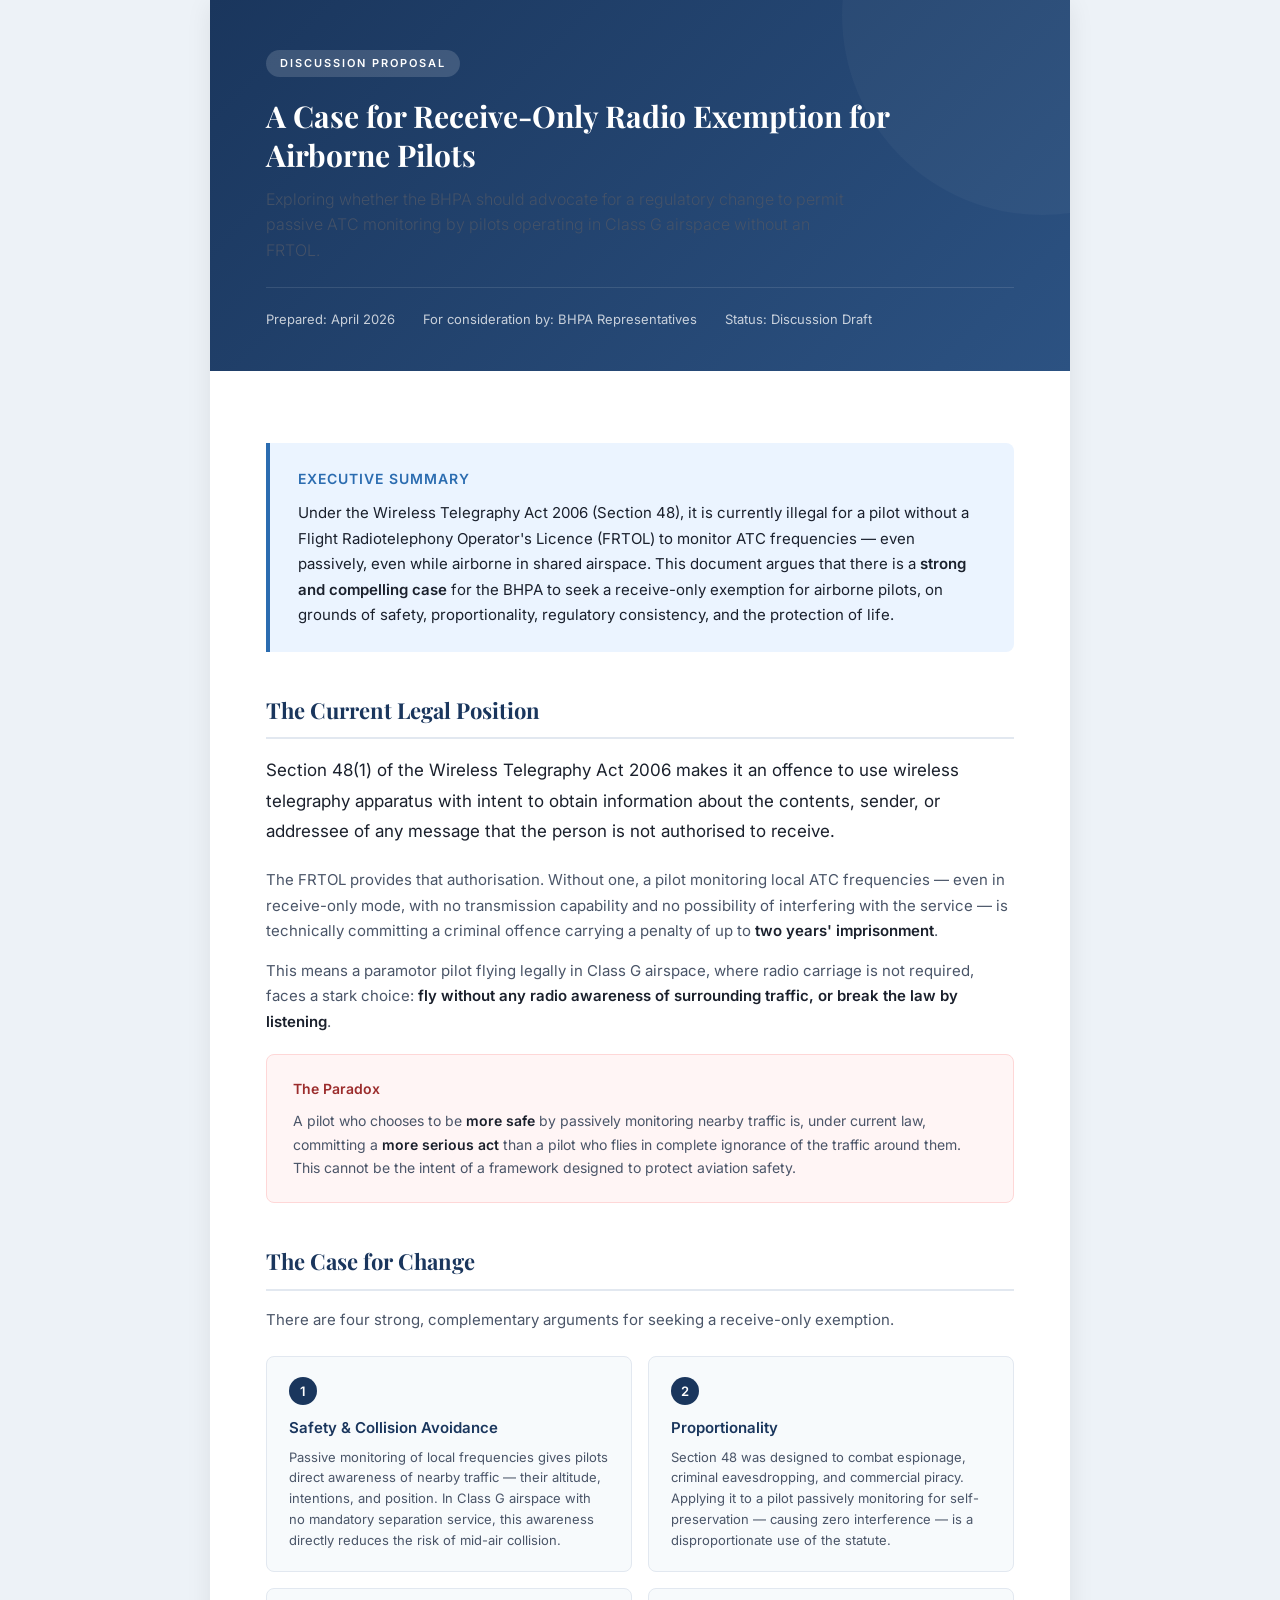
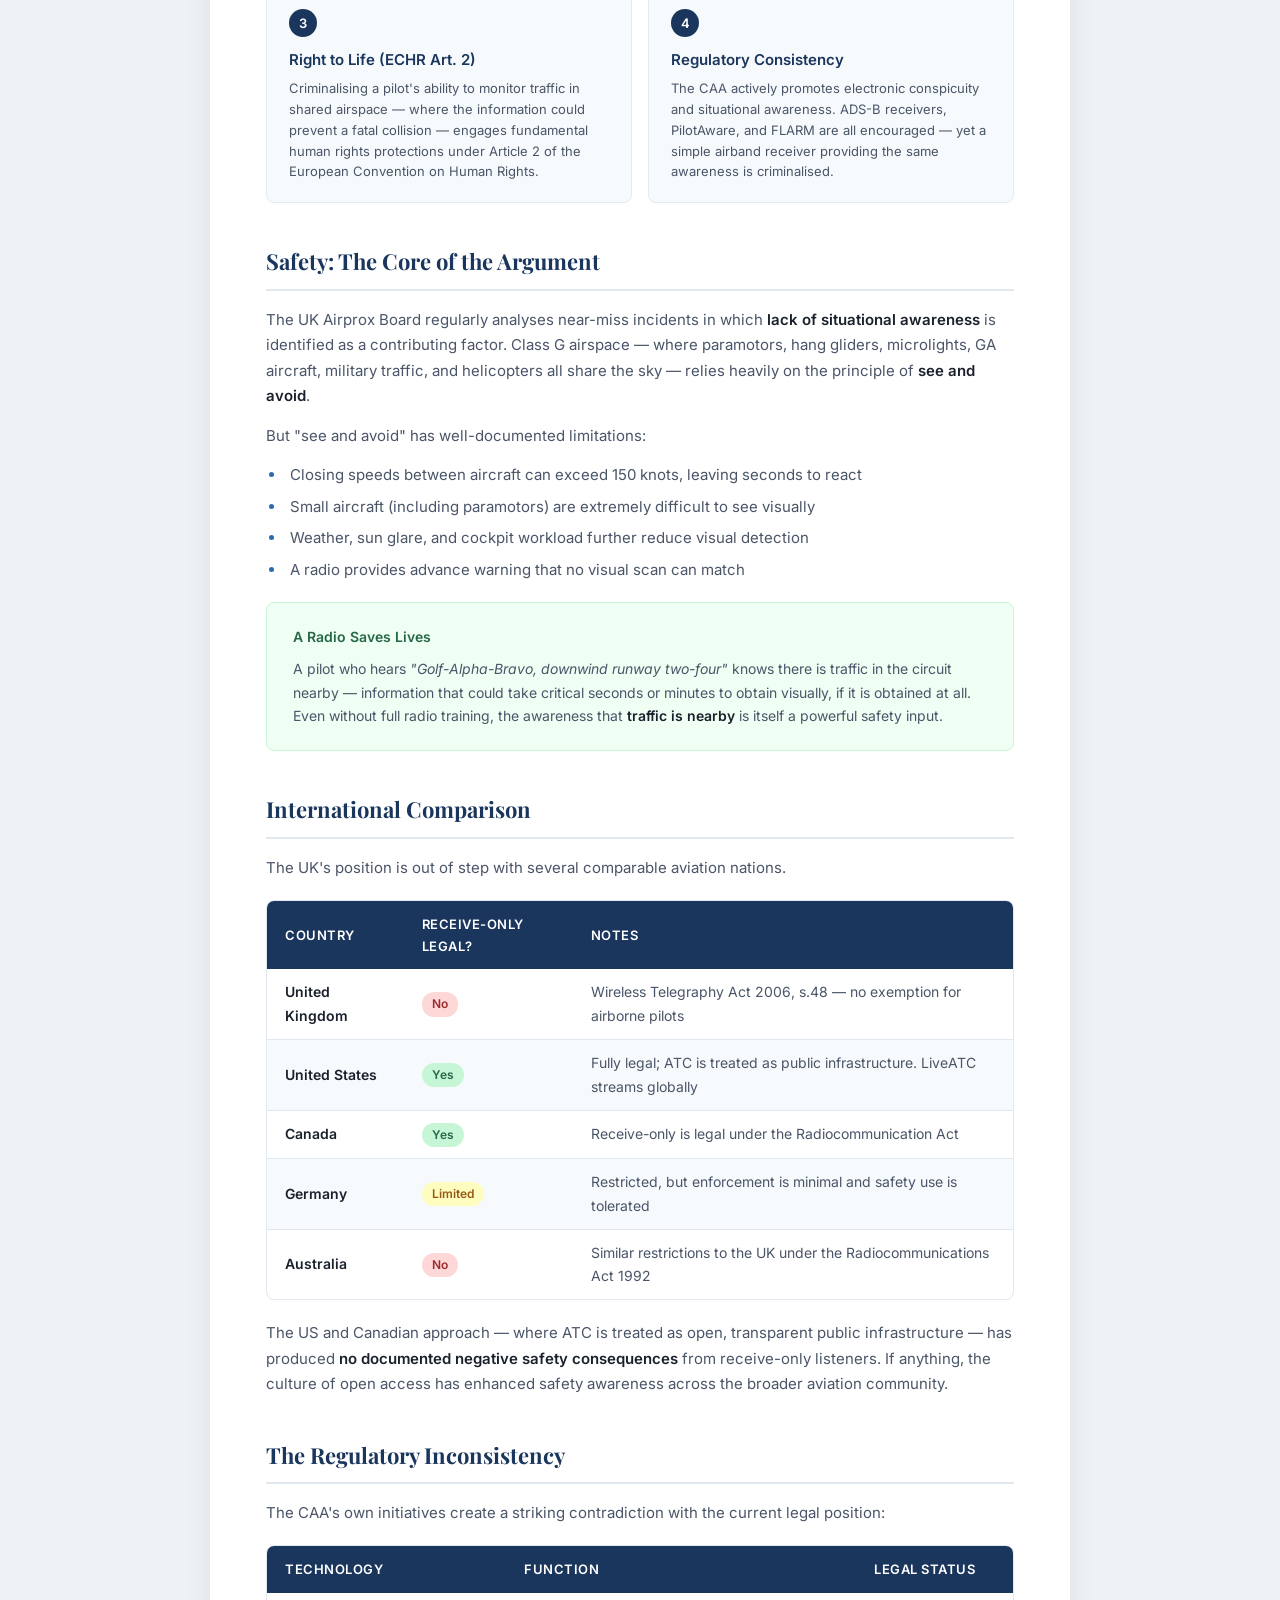
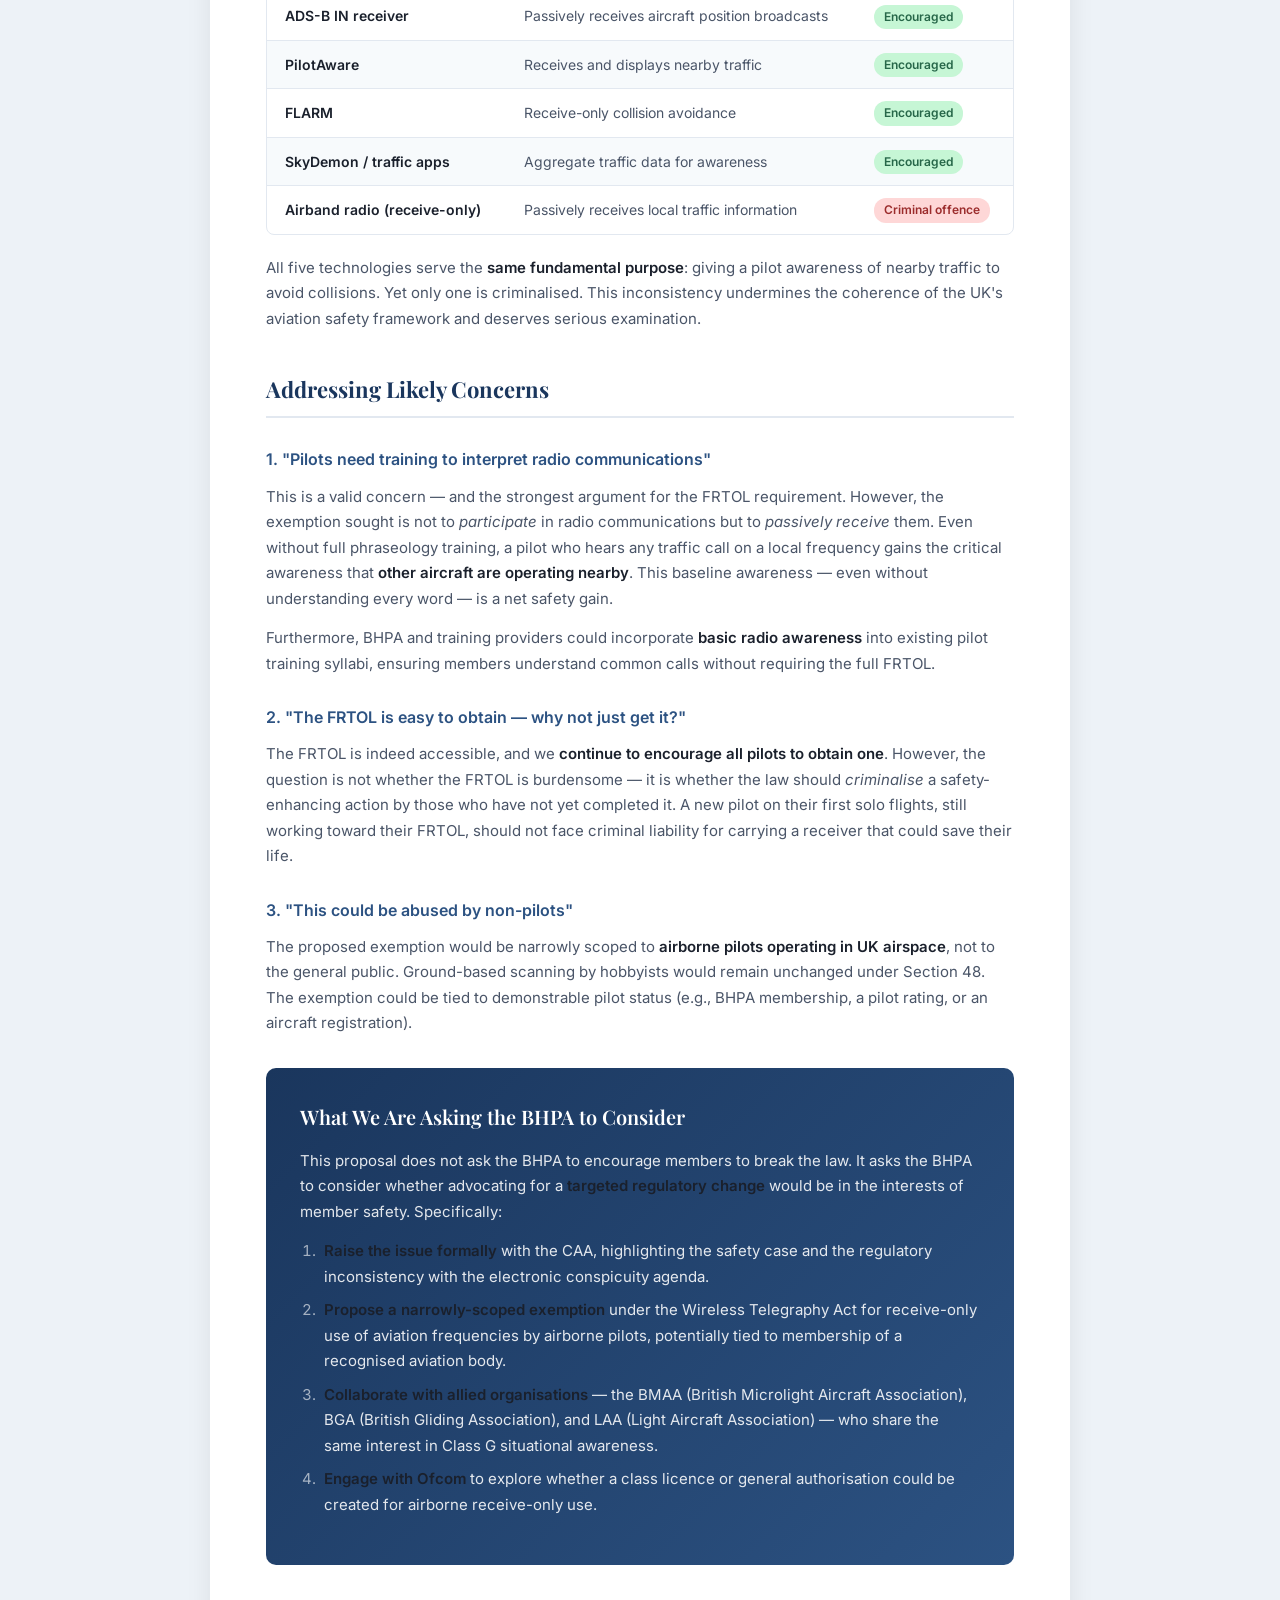
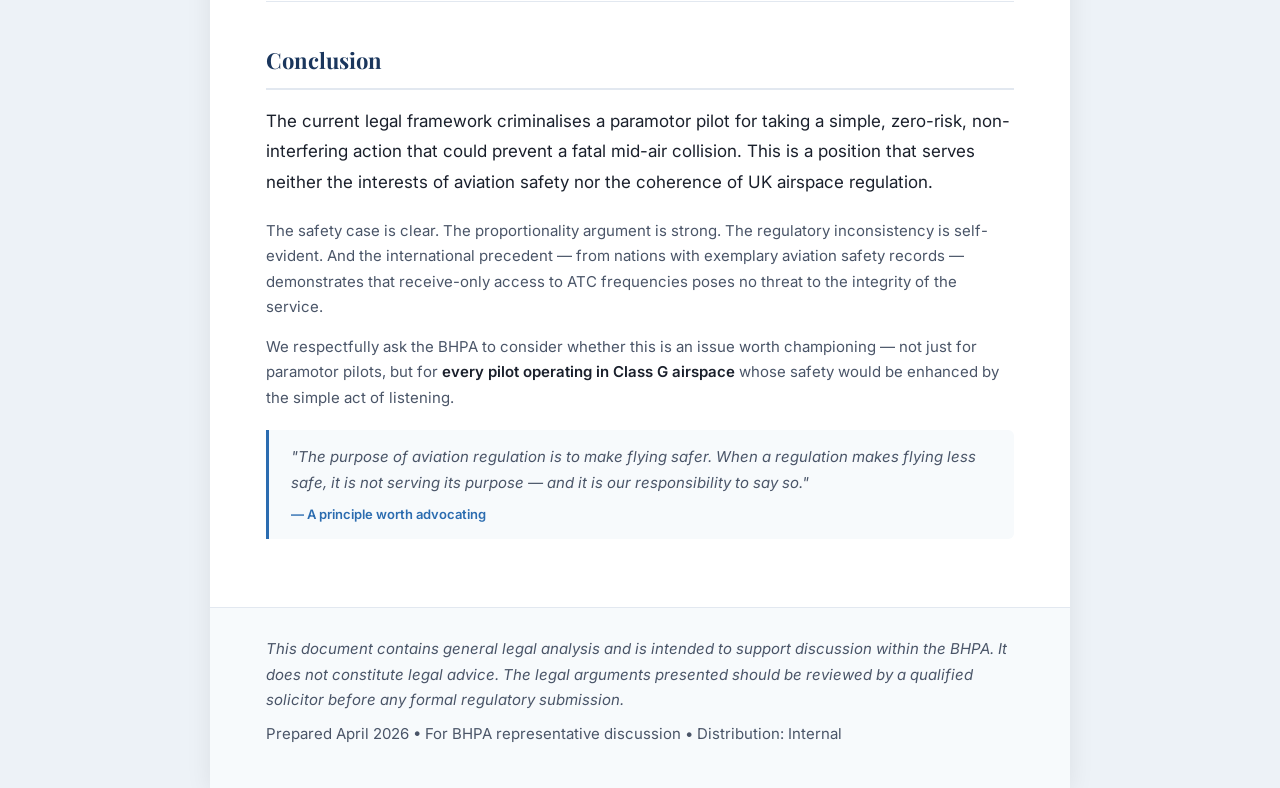
<file: research/bhpa-receive-only-exemption-proposal.html>
<!DOCTYPE html>
<html lang="en">
<head>
    <meta charset="UTF-8">
    <meta name="viewport" content="width=device-width, initial-scale=1.0">
    <title>Proposal: Receive-Only Radio Exemption for Airborne Pilots — BHPA</title>
    <style>
        @import url('https://fonts.googleapis.com/css2?family=Inter:wght@300;400;500;600;700&family=Playfair+Display:wght@600;700&display=swap');

        :root {
            --primary: #1a365d;
            --primary-light: #2c5282;
            --accent: #2b6cb0;
            --accent-light: #ebf4ff;
            --success: #276749;
            --success-light: #f0fff4;
            --warning: #975a16;
            --warning-light: #fffff0;
            --danger: #9b2c2c;
            --danger-light: #fff5f5;
            --text: #1a202c;
            --text-secondary: #4a5568;
            --border: #e2e8f0;
            --bg: #ffffff;
            --bg-subtle: #f7fafc;
        }

        * {
            margin: 0;
            padding: 0;
            box-sizing: border-box;
        }

        body {
            font-family: 'Inter', -apple-system, BlinkMacSystemFont, 'Segoe UI', sans-serif;
            color: var(--text);
            line-height: 1.7;
            background: #edf2f7;
            -webkit-font-smoothing: antialiased;
        }

        .document-wrapper {
            max-width: 860px;
            margin: 0 auto;
            background: var(--bg);
            box-shadow: 0 4px 24px rgba(0,0,0,0.08);
        }

        /* Header */
        .doc-header {
            background: linear-gradient(135deg, var(--primary) 0%, var(--primary-light) 100%);
            color: white;
            padding: 48px 56px 40px;
            position: relative;
            overflow: hidden;
        }

        .doc-header::after {
            content: '';
            position: absolute;
            top: -50%;
            right: -20%;
            width: 400px;
            height: 400px;
            border-radius: 50%;
            background: rgba(255,255,255,0.03);
        }

        .doc-header .label {
            display: inline-block;
            font-size: 11px;
            font-weight: 600;
            letter-spacing: 2px;
            text-transform: uppercase;
            background: rgba(255,255,255,0.15);
            padding: 4px 14px;
            border-radius: 20px;
            margin-bottom: 20px;
        }

        .doc-header h1 {
            font-family: 'Playfair Display', Georgia, serif;
            font-size: 30px;
            font-weight: 700;
            line-height: 1.3;
            margin-bottom: 12px;
            max-width: 650px;
        }

        .doc-header .subtitle {
            font-size: 16px;
            font-weight: 300;
            opacity: 0.85;
            max-width: 580px;
            line-height: 1.6;
        }

        .doc-meta {
            display: flex;
            gap: 28px;
            margin-top: 24px;
            padding-top: 20px;
            border-top: 1px solid rgba(255,255,255,0.15);
            font-size: 13px;
            opacity: 0.75;
        }

        .doc-meta span {
            display: flex;
            align-items: center;
            gap: 6px;
        }

        /* Content */
        .content {
            padding: 48px 56px;
        }

        h2 {
            font-family: 'Playfair Display', Georgia, serif;
            font-size: 22px;
            font-weight: 700;
            color: var(--primary);
            margin: 40px 0 16px;
            padding-bottom: 8px;
            border-bottom: 2px solid var(--border);
        }

        h2:first-child {
            margin-top: 0;
        }

        h3 {
            font-size: 16px;
            font-weight: 600;
            color: var(--primary-light);
            margin: 28px 0 10px;
        }

        p {
            margin-bottom: 14px;
            color: var(--text-secondary);
            font-size: 15px;
        }

        .lead {
            font-size: 17px;
            line-height: 1.8;
            color: var(--text);
            font-weight: 400;
            margin-bottom: 20px;
        }

        /* Executive Summary Box */
        .exec-summary {
            background: var(--accent-light);
            border-left: 4px solid var(--accent);
            border-radius: 0 8px 8px 0;
            padding: 24px 28px;
            margin: 24px 0 32px;
        }

        .exec-summary h3 {
            color: var(--accent);
            margin: 0 0 10px;
            font-size: 14px;
            text-transform: uppercase;
            letter-spacing: 1px;
        }

        .exec-summary p {
            color: var(--text);
            margin-bottom: 0;
            font-size: 15px;
        }

        /* Highlight Boxes */
        .highlight-box {
            border-radius: 8px;
            padding: 22px 26px;
            margin: 20px 0;
        }

        .highlight-box.safety {
            background: var(--success-light);
            border: 1px solid #c6f6d5;
        }

        .highlight-box.safety .icon { color: var(--success); }

        .highlight-box.warning {
            background: var(--warning-light);
            border: 1px solid #fefcbf;
        }

        .highlight-box.warning .icon { color: var(--warning); }

        .highlight-box.danger {
            background: var(--danger-light);
            border: 1px solid #fed7d7;
        }

        .highlight-box.danger .icon { color: var(--danger); }

        .highlight-box .box-title {
            font-weight: 600;
            font-size: 14px;
            margin-bottom: 8px;
            display: flex;
            align-items: center;
            gap: 8px;
        }

        .highlight-box p {
            font-size: 14px;
            margin-bottom: 0;
        }

        /* Key Arguments Grid */
        .arguments-grid {
            display: grid;
            grid-template-columns: 1fr 1fr;
            gap: 16px;
            margin: 24px 0;
        }

        .argument-card {
            background: var(--bg-subtle);
            border: 1px solid var(--border);
            border-radius: 8px;
            padding: 20px 22px;
            transition: box-shadow 0.2s;
        }

        .argument-card:hover {
            box-shadow: 0 2px 12px rgba(0,0,0,0.06);
        }

        .argument-card .number {
            display: inline-flex;
            align-items: center;
            justify-content: center;
            width: 28px;
            height: 28px;
            background: var(--primary);
            color: white;
            border-radius: 50%;
            font-size: 13px;
            font-weight: 600;
            margin-bottom: 10px;
        }

        .argument-card h4 {
            font-size: 15px;
            font-weight: 600;
            color: var(--primary);
            margin-bottom: 6px;
        }

        .argument-card p {
            font-size: 13px;
            line-height: 1.6;
            margin-bottom: 0;
        }

        /* Comparison Table */
        .table-wrapper {
            margin: 20px 0;
            border-radius: 8px;
            overflow: hidden;
            border: 1px solid var(--border);
        }

        table {
            width: 100%;
            border-collapse: collapse;
            font-size: 14px;
        }

        thead th {
            background: var(--primary);
            color: white;
            padding: 12px 18px;
            text-align: left;
            font-weight: 600;
            font-size: 13px;
            text-transform: uppercase;
            letter-spacing: 0.5px;
        }

        tbody td {
            padding: 11px 18px;
            border-bottom: 1px solid var(--border);
            color: var(--text-secondary);
        }

        tbody tr:nth-child(even) {
            background: var(--bg-subtle);
        }

        tbody tr:last-child td {
            border-bottom: none;
        }

        .badge {
            display: inline-block;
            padding: 2px 10px;
            border-radius: 12px;
            font-size: 12px;
            font-weight: 600;
        }

        .badge.green { background: #c6f6d5; color: var(--success); }
        .badge.red { background: #fed7d7; color: var(--danger); }
        .badge.amber { background: #fefcbf; color: var(--warning); }

        /* Bullet Lists */
        ul, ol {
            margin: 10px 0 16px 20px;
            color: var(--text-secondary);
            font-size: 15px;
        }

        li {
            margin-bottom: 6px;
            padding-left: 4px;
        }

        li::marker {
            color: var(--accent);
        }

        /* Call to Action */
        .cta-section {
            background: linear-gradient(135deg, var(--primary) 0%, var(--primary-light) 100%);
            color: white;
            border-radius: 10px;
            padding: 32px 34px;
            margin: 32px 0;
        }

        .cta-section h3 {
            color: white;
            font-family: 'Playfair Display', Georgia, serif;
            font-size: 20px;
            margin: 0 0 14px;
        }

        .cta-section p {
            color: rgba(255,255,255,0.88);
            font-size: 15px;
        }

        .cta-section ol {
            color: rgba(255,255,255,0.88);
            font-size: 15px;
        }

        .cta-section li {
            margin-bottom: 8px;
        }

        .cta-section li::marker {
            color: rgba(255,255,255,0.6);
        }

        /* Strong emphasis */
        strong {
            color: var(--text);
            font-weight: 600;
        }

        /* Blockquote */
        blockquote {
            border-left: 3px solid var(--accent);
            margin: 20px 0;
            padding: 14px 22px;
            background: var(--bg-subtle);
            border-radius: 0 6px 6px 0;
            font-style: italic;
            color: var(--text-secondary);
            font-size: 15px;
        }

        blockquote cite {
            display: block;
            margin-top: 8px;
            font-style: normal;
            font-size: 13px;
            font-weight: 600;
            color: var(--accent);
        }

        /* Divider */
        hr {
            border: none;
            border-top: 1px solid var(--border);
            margin: 36px 0;
        }

        /* Footer */
        .doc-footer {
            background: var(--bg-subtle);
            border-top: 1px solid var(--border);
            padding: 28px 56px;
            font-size: 12px;
            color: var(--text-secondary);
            line-height: 1.7;
        }

        .doc-footer .disclaimer {
            font-style: italic;
            margin-bottom: 8px;
        }

        /* Print Styles */
        @media print {
            body { background: white; }
            .document-wrapper { box-shadow: none; }
            .doc-header { -webkit-print-color-adjust: exact; print-color-adjust: exact; }
            .cta-section { -webkit-print-color-adjust: exact; print-color-adjust: exact; }
            .arguments-grid { break-inside: avoid; }
        }

        @media (max-width: 640px) {
            .doc-header, .content, .doc-footer { padding-left: 28px; padding-right: 28px; }
            .doc-header h1 { font-size: 24px; }
            .arguments-grid { grid-template-columns: 1fr; }
            .doc-meta { flex-direction: column; gap: 8px; }
        }
    </style>
</head>
<body>
    <div class="document-wrapper">

        <!-- Header -->
        <div class="doc-header">
            <div class="label">Discussion Proposal</div>
            <h1>A Case for Receive-Only Radio Exemption for Airborne Pilots</h1>
            <p class="subtitle">Exploring whether the BHPA should advocate for a regulatory change to permit passive ATC monitoring by pilots operating in Class G airspace without an FRTOL.</p>
            <div class="doc-meta">
                <span>Prepared: April 2026</span>
                <span>For consideration by: BHPA Representatives</span>
                <span>Status: Discussion Draft</span>
            </div>
        </div>

        <!-- Content -->
        <div class="content">

            <!-- Executive Summary -->
            <div class="exec-summary">
                <h3>Executive Summary</h3>
                <p>Under the Wireless Telegraphy Act 2006 (Section 48), it is currently illegal for a pilot without a Flight Radiotelephony Operator's Licence (FRTOL) to monitor ATC frequencies — even passively, even while airborne in shared airspace. This document argues that there is a <strong>strong and compelling case</strong> for the BHPA to seek a receive-only exemption for airborne pilots, on grounds of safety, proportionality, regulatory consistency, and the protection of life.</p>
            </div>

            <!-- The Current Position -->
            <h2>The Current Legal Position</h2>
            <p class="lead">Section 48(1) of the Wireless Telegraphy Act 2006 makes it an offence to use wireless telegraphy apparatus with intent to obtain information about the contents, sender, or addressee of any message that the person is not authorised to receive.</p>

            <p>The FRTOL provides that authorisation. Without one, a pilot monitoring local ATC frequencies — even in receive-only mode, with no transmission capability and no possibility of interfering with the service — is technically committing a criminal offence carrying a penalty of up to <strong>two years' imprisonment</strong>.</p>

            <p>This means a paramotor pilot flying legally in Class G airspace, where radio carriage is not required, faces a stark choice: <strong>fly without any radio awareness of surrounding traffic, or break the law by listening</strong>.</p>

            <div class="highlight-box danger">
                <div class="box-title icon">The Paradox</div>
                <p>A pilot who chooses to be <strong>more safe</strong> by passively monitoring nearby traffic is, under current law, committing a <strong>more serious act</strong> than a pilot who flies in complete ignorance of the traffic around them. This cannot be the intent of a framework designed to protect aviation safety.</p>
            </div>

            <!-- The Case for Change -->
            <h2>The Case for Change</h2>
            <p>There are four strong, complementary arguments for seeking a receive-only exemption.</p>

            <div class="arguments-grid">
                <div class="argument-card">
                    <div class="number">1</div>
                    <h4>Safety &amp; Collision Avoidance</h4>
                    <p>Passive monitoring of local frequencies gives pilots direct awareness of nearby traffic — their altitude, intentions, and position. In Class G airspace with no mandatory separation service, this awareness directly reduces the risk of mid-air collision.</p>
                </div>
                <div class="argument-card">
                    <div class="number">2</div>
                    <h4>Proportionality</h4>
                    <p>Section 48 was designed to combat espionage, criminal eavesdropping, and commercial piracy. Applying it to a pilot passively monitoring for self-preservation — causing zero interference — is a disproportionate use of the statute.</p>
                </div>
                <div class="argument-card">
                    <div class="number">3</div>
                    <h4>Right to Life (ECHR Art. 2)</h4>
                    <p>Criminalising a pilot's ability to monitor traffic in shared airspace — where the information could prevent a fatal collision — engages fundamental human rights protections under Article 2 of the European Convention on Human Rights.</p>
                </div>
                <div class="argument-card">
                    <div class="number">4</div>
                    <h4>Regulatory Consistency</h4>
                    <p>The CAA actively promotes electronic conspicuity and situational awareness. ADS-B receivers, PilotAware, and FLARM are all encouraged — yet a simple airband receiver providing the same awareness is criminalised.</p>
                </div>
            </div>

            <!-- Safety in Detail -->
            <h2>Safety: The Core of the Argument</h2>

            <p>The UK Airprox Board regularly analyses near-miss incidents in which <strong>lack of situational awareness</strong> is identified as a contributing factor. Class G airspace — where paramotors, hang gliders, microlights, GA aircraft, military traffic, and helicopters all share the sky — relies heavily on the principle of <strong>see and avoid</strong>.</p>

            <p>But "see and avoid" has well-documented limitations:</p>

            <ul>
                <li>Closing speeds between aircraft can exceed 150 knots, leaving seconds to react</li>
                <li>Small aircraft (including paramotors) are extremely difficult to see visually</li>
                <li>Weather, sun glare, and cockpit workload further reduce visual detection</li>
                <li>A radio provides advance warning that no visual scan can match</li>
            </ul>

            <div class="highlight-box safety">
                <div class="box-title icon">A Radio Saves Lives</div>
                <p>A pilot who hears <em>"Golf-Alpha-Bravo, downwind runway two-four"</em> knows there is traffic in the circuit nearby — information that could take critical seconds or minutes to obtain visually, if it is obtained at all. Even without full radio training, the awareness that <strong>traffic is nearby</strong> is itself a powerful safety input.</p>
            </div>

            <!-- International Comparison -->
            <h2>International Comparison</h2>
            <p>The UK's position is out of step with several comparable aviation nations.</p>

            <div class="table-wrapper">
                <table>
                    <thead>
                        <tr>
                            <th>Country</th>
                            <th>Receive-Only Legal?</th>
                            <th>Notes</th>
                        </tr>
                    </thead>
                    <tbody>
                        <tr>
                            <td><strong>United Kingdom</strong></td>
                            <td><span class="badge red">No</span></td>
                            <td>Wireless Telegraphy Act 2006, s.48 — no exemption for airborne pilots</td>
                        </tr>
                        <tr>
                            <td><strong>United States</strong></td>
                            <td><span class="badge green">Yes</span></td>
                            <td>Fully legal; ATC is treated as public infrastructure. LiveATC streams globally</td>
                        </tr>
                        <tr>
                            <td><strong>Canada</strong></td>
                            <td><span class="badge green">Yes</span></td>
                            <td>Receive-only is legal under the Radiocommunication Act</td>
                        </tr>
                        <tr>
                            <td><strong>Germany</strong></td>
                            <td><span class="badge amber">Limited</span></td>
                            <td>Restricted, but enforcement is minimal and safety use is tolerated</td>
                        </tr>
                        <tr>
                            <td><strong>Australia</strong></td>
                            <td><span class="badge red">No</span></td>
                            <td>Similar restrictions to the UK under the Radiocommunications Act 1992</td>
                        </tr>
                    </tbody>
                </table>
            </div>

            <p>The US and Canadian approach — where ATC is treated as open, transparent public infrastructure — has produced <strong>no documented negative safety consequences</strong> from receive-only listeners. If anything, the culture of open access has enhanced safety awareness across the broader aviation community.</p>

            <!-- The Regulatory Inconsistency -->
            <h2>The Regulatory Inconsistency</h2>

            <p>The CAA's own initiatives create a striking contradiction with the current legal position:</p>

            <div class="table-wrapper">
                <table>
                    <thead>
                        <tr>
                            <th>Technology</th>
                            <th>Function</th>
                            <th>Legal Status</th>
                        </tr>
                    </thead>
                    <tbody>
                        <tr>
                            <td><strong>ADS-B IN receiver</strong></td>
                            <td>Passively receives aircraft position broadcasts</td>
                            <td><span class="badge green">Encouraged</span></td>
                        </tr>
                        <tr>
                            <td><strong>PilotAware</strong></td>
                            <td>Receives and displays nearby traffic</td>
                            <td><span class="badge green">Encouraged</span></td>
                        </tr>
                        <tr>
                            <td><strong>FLARM</strong></td>
                            <td>Receive-only collision avoidance</td>
                            <td><span class="badge green">Encouraged</span></td>
                        </tr>
                        <tr>
                            <td><strong>SkyDemon / traffic apps</strong></td>
                            <td>Aggregate traffic data for awareness</td>
                            <td><span class="badge green">Encouraged</span></td>
                        </tr>
                        <tr>
                            <td><strong>Airband radio (receive-only)</strong></td>
                            <td>Passively receives local traffic information</td>
                            <td><span class="badge red">Criminal offence</span></td>
                        </tr>
                    </tbody>
                </table>
            </div>

            <p>All five technologies serve the <strong>same fundamental purpose</strong>: giving a pilot awareness of nearby traffic to avoid collisions. Yet only one is criminalised. This inconsistency undermines the coherence of the UK's aviation safety framework and deserves serious examination.</p>

            <!-- Addressing Concerns -->
            <h2>Addressing Likely Concerns</h2>

            <h3>1. "Pilots need training to interpret radio communications"</h3>
            <p>This is a valid concern — and the strongest argument for the FRTOL requirement. However, the exemption sought is not to <em>participate</em> in radio communications but to <em>passively receive</em> them. Even without full phraseology training, a pilot who hears any traffic call on a local frequency gains the critical awareness that <strong>other aircraft are operating nearby</strong>. This baseline awareness — even without understanding every word — is a net safety gain.</p>

            <p>Furthermore, BHPA and training providers could incorporate <strong>basic radio awareness</strong> into existing pilot training syllabi, ensuring members understand common calls without requiring the full FRTOL.</p>

            <h3>2. "The FRTOL is easy to obtain — why not just get it?"</h3>
            <p>The FRTOL is indeed accessible, and we <strong>continue to encourage all pilots to obtain one</strong>. However, the question is not whether the FRTOL is burdensome — it is whether the law should <em>criminalise</em> a safety-enhancing action by those who have not yet completed it. A new pilot on their first solo flights, still working toward their FRTOL, should not face criminal liability for carrying a receiver that could save their life.</p>

            <h3>3. "This could be abused by non-pilots"</h3>
            <p>The proposed exemption would be narrowly scoped to <strong>airborne pilots operating in UK airspace</strong>, not to the general public. Ground-based scanning by hobbyists would remain unchanged under Section 48. The exemption could be tied to demonstrable pilot status (e.g., BHPA membership, a pilot rating, or an aircraft registration).</p>

            <!-- What We're Asking -->
            <div class="cta-section">
                <h3>What We Are Asking the BHPA to Consider</h3>
                <p>This proposal does not ask the BHPA to encourage members to break the law. It asks the BHPA to consider whether advocating for a <strong>targeted regulatory change</strong> would be in the interests of member safety. Specifically:</p>
                <ol>
                    <li><strong>Raise the issue formally</strong> with the CAA, highlighting the safety case and the regulatory inconsistency with the electronic conspicuity agenda.</li>
                    <li><strong>Propose a narrowly-scoped exemption</strong> under the Wireless Telegraphy Act for receive-only use of aviation frequencies by airborne pilots, potentially tied to membership of a recognised aviation body.</li>
                    <li><strong>Collaborate with allied organisations</strong> — the BMAA (British Microlight Aircraft Association), BGA (British Gliding Association), and LAA (Light Aircraft Association) — who share the same interest in Class G situational awareness.</li>
                    <li><strong>Engage with Ofcom</strong> to explore whether a class licence or general authorisation could be created for airborne receive-only use.</li>
                </ol>
            </div>

            <hr>

            <!-- Closing -->
            <h2>Conclusion</h2>

            <p class="lead">The current legal framework criminalises a paramotor pilot for taking a simple, zero-risk, non-interfering action that could prevent a fatal mid-air collision. This is a position that serves neither the interests of aviation safety nor the coherence of UK airspace regulation.</p>

            <p>The safety case is clear. The proportionality argument is strong. The regulatory inconsistency is self-evident. And the international precedent — from nations with exemplary aviation safety records — demonstrates that receive-only access to ATC frequencies poses no threat to the integrity of the service.</p>

            <p>We respectfully ask the BHPA to consider whether this is an issue worth championing — not just for paramotor pilots, but for <strong>every pilot operating in Class G airspace</strong> whose safety would be enhanced by the simple act of listening.</p>

            <blockquote>
                "The purpose of aviation regulation is to make flying safer. When a regulation makes flying less safe, it is not serving its purpose — and it is our responsibility to say so."
                <cite>— A principle worth advocating</cite>
            </blockquote>

        </div>

        <!-- Footer -->
        <div class="doc-footer">
            <p class="disclaimer">This document contains general legal analysis and is intended to support discussion within the BHPA. It does not constitute legal advice. The legal arguments presented should be reviewed by a qualified solicitor before any formal regulatory submission.</p>
            <p>Prepared April 2026 &bull; For BHPA representative discussion &bull; Distribution: Internal</p>
        </div>

    </div>
</body>
</html>
</file>
